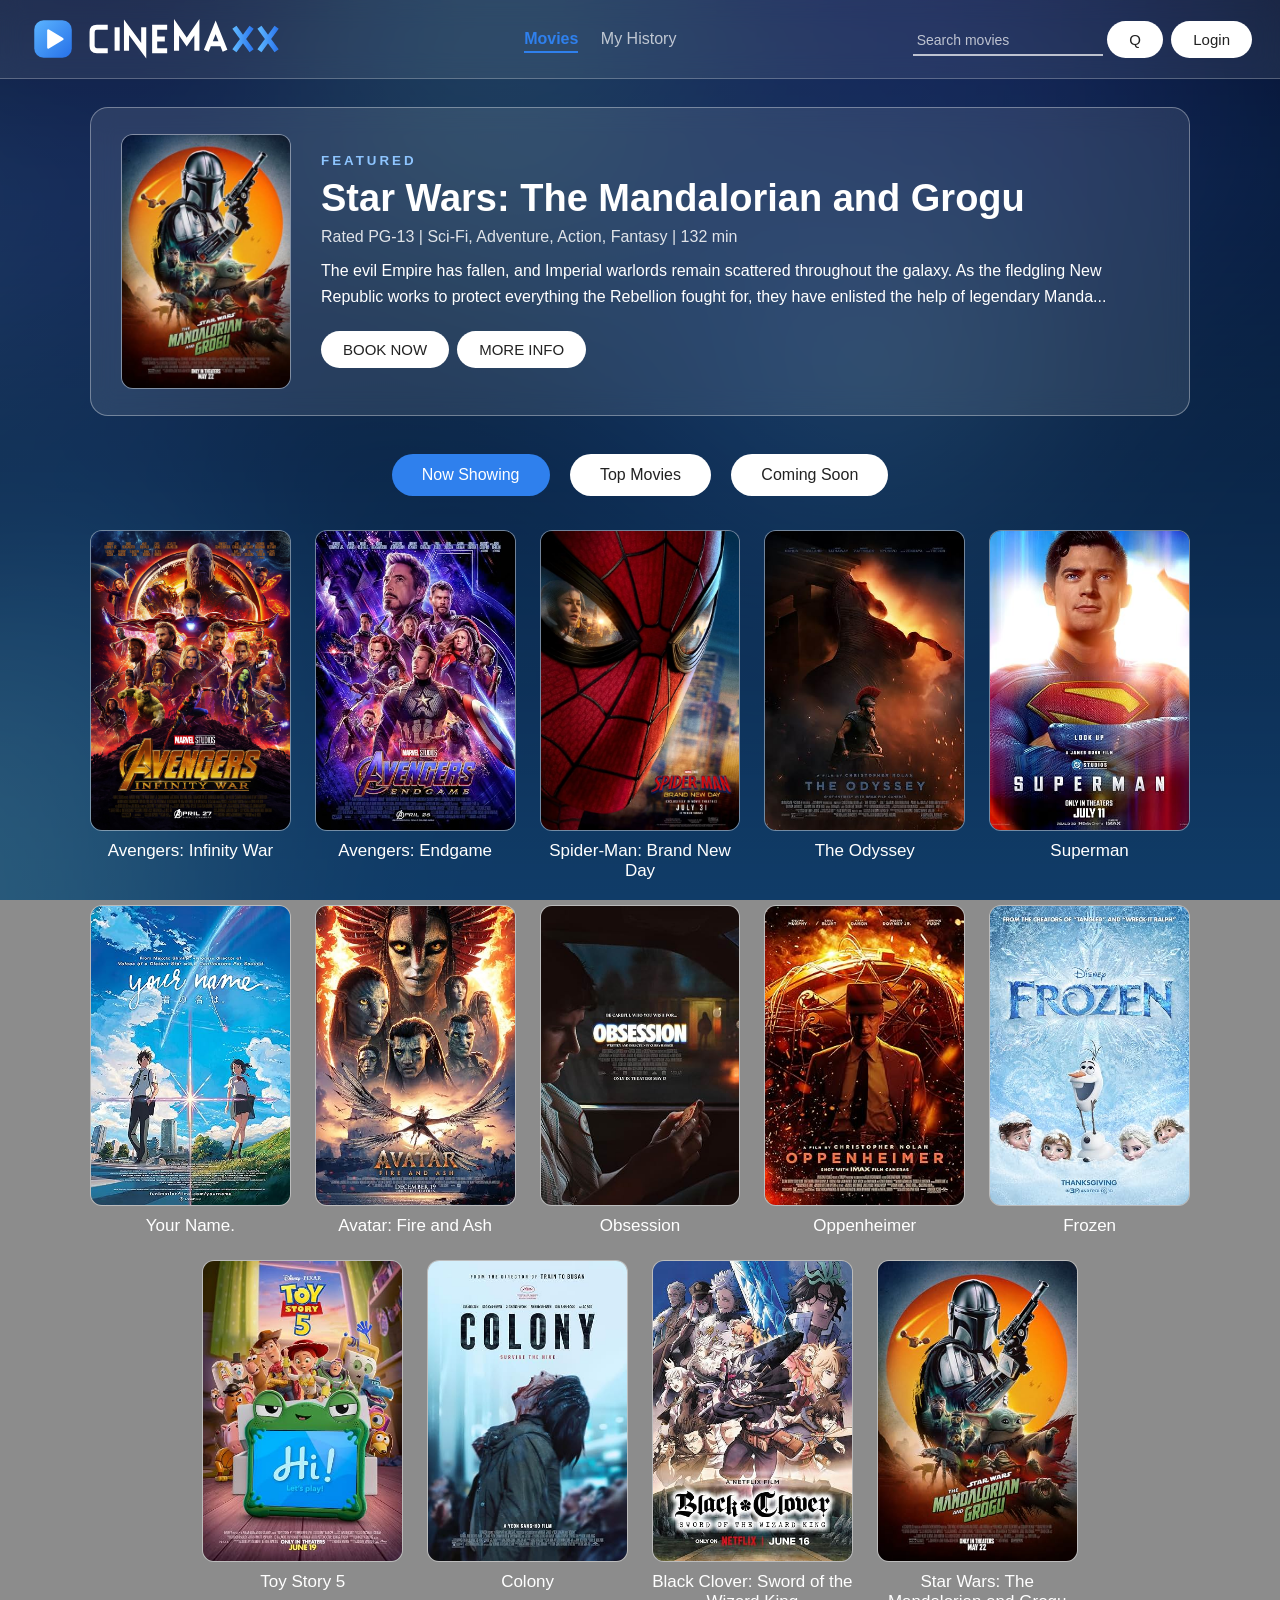
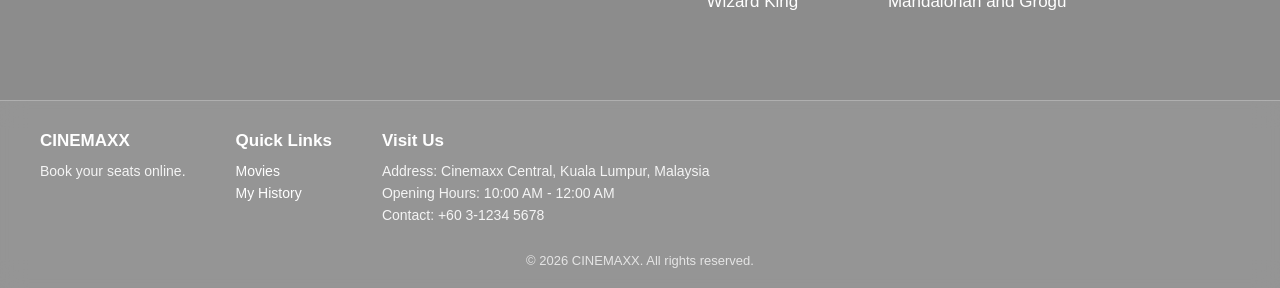
<file: index.html>
<!DOCTYPE html>
<html>
<head>
  <meta charset="UTF-8">
  <meta name="viewport" content="width=device-width, initial-scale=1">
  <title>Main Menu</title>
  <link rel="stylesheet" href="style.css">
  <script src="database.js"></script>
  <script src="script.js"></script>
</head>
<body>
<header class="nav">
  <a href="index.html" class="logo-link"><img src="media/logo.svg" alt="CINEMAXX Logo" class="logo-img"></a>
  <nav>
    <a href="index.html">Movies</a>
    <a href="myhistory.html">My History</a>
  </nav>
  <div>
    <input type="text" id="searchbox" placeholder="Search movies" onkeydown="if(event.key==='Enter')doSearch()"> <button onclick="doSearch()">Q</button>
    <a class="btn" id="authbtn" href="login.html">Login</a>
  </div>
</header>
<main>
<div id="featured"></div>
<p class="searchinfo" id="searchinfo"></p>

<p class="tabs">
  <button id="btn-now" class="tab-active" onclick="show('now')">Now Showing</button>
  <button id="btn-top" onclick="show('top')">Top Movies</button>
  <button id="btn-soon" onclick="show('soon')">Coming Soon</button>
</p>
<div id="now" class="grid"></div>
<div id="top" class="ranklist" style="display:none"></div>
<div id="soon" class="grid" style="display:none"></div>

<script>
function show(id) {
  ['now', 'top', 'soon'].forEach(function (x) {
    document.getElementById(x).style.display = (x === id) ? 'flex' : 'none';
    document.getElementById('btn-' + x).className = (x === id) ? 'tab-active' : '';
  });
}

function card(m) {
  return '<a class="card" href="movieinfo.html?id=' + m.id + '">' +
           '<div class="cardimg">' + posterTag(m) + '</div>' +
           '<div class="cardtitle">' + esc(m.title) + '</div>' +
         '</a>';
}

var q = (qs('search') || '').trim().toLowerCase();
var movies = getMovies();

function matches(m) {
  return q === '' || m.title.toLowerCase().indexOf(q) >= 0 || (m.genre || '').toLowerCase().indexOf(q) >= 0;
}

var allNow = movies.filter(function (m) { return m.status === 'now'; });
var nowList = allNow.filter(matches);
var soonList = movies.filter(function (m) { return m.status === 'soon' && matches(m); });

document.getElementById('now').innerHTML =
  nowList.length ? nowList.map(card).join('') : '<p class="empty">' + (q ? 'No movies match your search.' : 'No movies showing yet.') + '</p>';
document.getElementById('soon').innerHTML =
  soonList.length ? soonList.map(card).join('') : '<p class="empty">' + (q ? 'No upcoming movies match your search.' : 'No upcoming movies yet.') + '</p>';

// top movies = ranked by real tickets sold
var rankedAll = allNow.map(function (m) { return { m: m, sold: ticketsSoldForMovie(m.id) }; })
  .sort(function (a, b) { return (b.sold - a.sold) || a.m.title.localeCompare(b.m.title); });
var ranked = rankedAll.filter(function (r) { return matches(r.m); }).slice(0, 10);

document.getElementById('top').innerHTML = ranked.length ? ranked.map(function (r, i) {
  return '<a class="rankitem" href="movieinfo.html?id=' + r.m.id + '">' +
           '<span class="ranknum">' + (i + 1) + '</span>' +
           '<span class="rankposter">' + posterTag(r.m) + '</span>' +
           '<span class="rankinfo"><b>' + esc(r.m.title) + '</b><br>' + r.sold + ' tickets sold</span>' +
         '</a>';
}).join('') : '<p class="empty">No movies match your search.</p>';

// featured banner: best seller, or the newest movie if nothing has sold yet
if (q === '' && allNow.length) {
  var f = rankedAll[0].sold > 0 ? rankedAll[0].m : allNow[allNow.length - 1];
  var syn = f.synopsis ? (f.synopsis.length > 220 ? f.synopsis.slice(0, 220) + '...' : f.synopsis) : '';
  var meta = [f.rating ? 'Rated ' + f.rating : '', f.genre, f.runtime ? f.runtime + ' min' : ''].filter(Boolean).join('  |  ');
  document.getElementById('featured').innerHTML =
    '<div class="featured">' +
      '<div class="featposter">' + posterTag(f) + '</div>' +
      '<div class="featinfo">' +
        '<small>FEATURED</small>' +
        '<h1>' + esc(f.title) + '</h1>' +
        (meta ? '<p class="featmeta">' + esc(meta) + '</p>' : '') +
        (syn ? '<p class="featsyn">' + esc(syn) + '</p>' : '') +
        '<a class="btn" href="moviebooking.html?id=' + f.id + '">BOOK NOW</a>' +
        '<a class="btn" href="movieinfo.html?id=' + f.id + '">MORE INFO</a>' +
      '</div>' +
    '</div>';
}

// search message, and jump to the tab that has results
if (q !== '') {
  document.getElementById('searchinfo').innerHTML =
    'Results for "' + esc(qs('search')) + '" &middot; <a href="index.html">Clear search</a>';
  if (!nowList.length && soonList.length) show('soon');
}
</script>
</main>
</body>
</html>
</file>
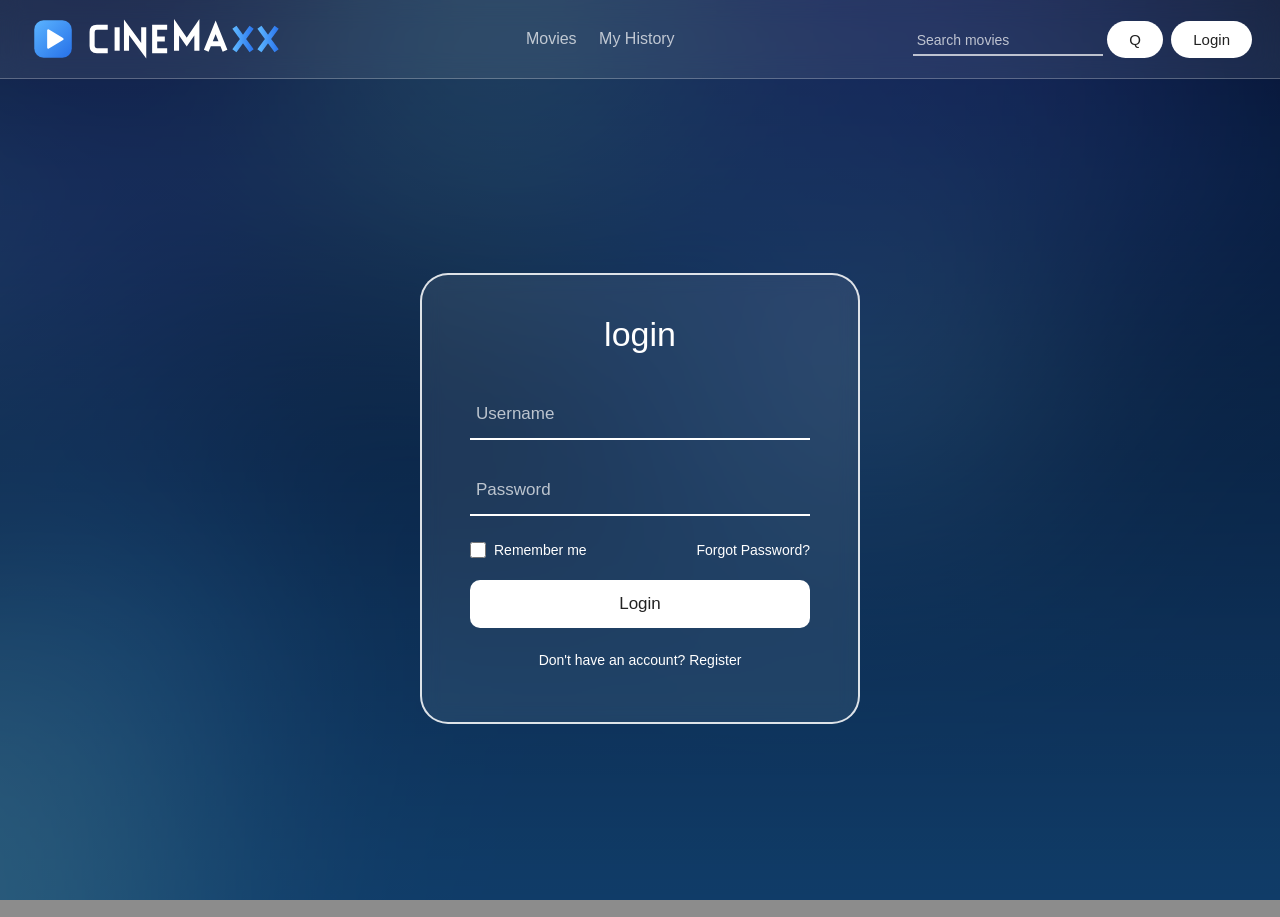
<file: adminhalls.html>
<!DOCTYPE html>
<html>
<head>
  <meta charset="UTF-8">
  <meta name="viewport" content="width=device-width, initial-scale=1">
  <title>Admin Halls</title>
  <link rel="stylesheet" href="style.css">
  <script src="database.js"></script>
  <script src="script.js"></script>
</head>
<body>
<header class="nav">
  <b>CINEMAXX ADMIN</b>
  <nav>
    <a href="adminmenu.html">Dashboard</a>
    <a href="movieshowtime.html">Movies &amp; Showtimes</a>
    <a href="adminhalls.html" style="text-decoration:underline;">Halls</a>
    <a href="adminticket.html">Tickets</a>
  </nav>
  <div class="adminright">
    <span id="clock"></span>
    <a class="btn" href="#" onclick="logout()">Logout</a>
  </div>
</header>
<main>

<div class="halls">
  <h1>Halls</h1>
  <p>Click the circle to change a hall's availability.</p>
  <div id="hallist"></div>
</div>

</main>

<script>
adminOnly();

// true = available, false = not available (saved in the browser)
var halls = getHalls();

function render() {
  var html = '';
  for (var i = 0; i < halls.length; i++) {
    var ok = halls[i];
    html += '<div class="hallrow">' +
              '<span class="hallname">HALL ' + (i + 1) + '</span>' +
              '<div class="statuswrap">' +
                '<div class="circle ' + (ok ? 'ok' : 'no') + '" onclick="toggleMenu(event, ' + i + ')">' + (ok ? '&#10003;' : '&#10005;') + '</div>' +
                '<div class="statusmenu" id="menu' + i + '">' +
                  '<div onclick="setStatus(' + i + ', true)">available</div>' +
                  '<div onclick="setStatus(' + i + ', false)">not available</div>' +
                '</div>' +
              '</div>' +
            '</div>';
  }
  document.getElementById('hallist').innerHTML = html;
}

function toggleMenu(e, i) {
  e.stopPropagation();
  var menu = document.getElementById('menu' + i);
  var wasOpen = menu.style.display === 'block';
  closeMenus();
  if (!wasOpen) {
    menu.style.display = 'block';
    menu.parentNode.parentNode.classList.add('open');   // lift this row above the rows below it
  }
}

function closeMenus() {
  var menus = document.getElementsByClassName('statusmenu');
  for (var i = 0; i < menus.length; i++) {
    menus[i].style.display = 'none';
    menus[i].parentNode.parentNode.classList.remove('open');
  }
}

function setStatus(i, value) {
  halls[i] = value;
  saveHalls(halls);
  render();
}

document.onclick = closeMenus;
render();
</script>
</body>
</html>
</file>
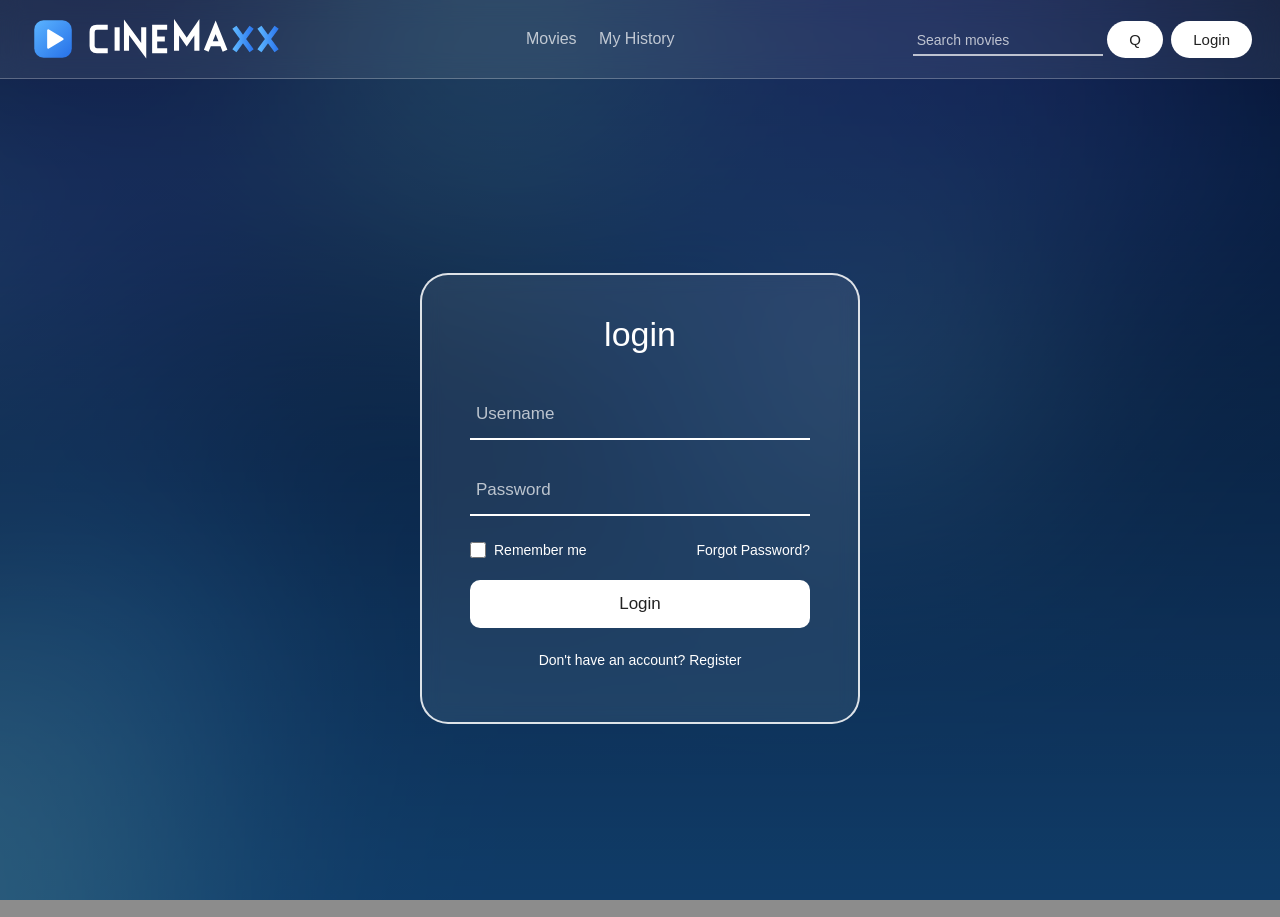
<file: adminmenu.html>
<!DOCTYPE html>
<html>
<head>
  <meta charset="UTF-8">
  <meta name="viewport" content="width=device-width, initial-scale=1">
  <title>Admin Dashboard</title>
  <link rel="stylesheet" href="style.css">
  <script src="database.js"></script>
  <script src="script.js"></script>
</head>
<body>
<header class="nav">
  <b>CINEMAXX ADMIN</b>
  <nav>
    <a href="adminmenu.html" style="text-decoration:underline;">Dashboard</a>
    <a href="movieshowtime.html">Movies &amp; Showtimes</a>
    <a href="adminhalls.html">Halls</a>
    <a href="adminticket.html">Tickets</a>
  </nav>
  <div class="adminright">
    <span id="clock"></span>
    <a class="btn" href="#" onclick="logout()">Logout</a>
  </div>
</header>
<main>
<div class="dashboard">
  <h1>Dashboard</h1>

  <div class="stats">
    <div class="stat"><small>Total Revenue</small><b id="st-revenue">RM 0.00</b></div>
    <div class="stat"><small>Tickets Sold</small><b id="st-tickets">0</b></div>
    <div class="stat"><small>Active Movies</small><b id="st-movies">0</b></div>
    <div class="stat"><small>Active Halls</small><b id="st-halls">0</b></div>
  </div>

  <div class="glass chartbox">
    <h3>Last 7 Days</h3>
    <div class="legend">
      <span><i style="background:#4da3ff"></i>Revenue</span>
      <span><i style="background:#00d1c1"></i>Tickets Sold</span>
      <span><i style="background:#ffffff"></i>Active Movies</span>
      <span><i style="background:#b39dff"></i>Active Halls</span>
    </div>
    <canvas id="chart"></canvas>
    <p class="note">Each line is scaled to its own peak (100%) so all 4 can be compared on one chart. Revenue and tickets come from real purchases. Active movies and halls are recorded each day the site is used, so days with no record are left empty.</p>
  </div>
</div>

<script>
adminOnly();
recordSnapshot();

// ---------- real data ----------
var tickets = getTickets();
var snaps = load('snapshots', {});

var dayKeys = [], dayLabels = [];
for (var i = 6; i >= 0; i--) {
  var d = new Date();
  d.setDate(d.getDate() - i);
  dayKeys.push(dateKey(d));
  dayLabels.push(d.getDate() + ' ' + MONTH_NAMES[d.getMonth()]);
}

var totalRevenue = 0, totalTickets = 0;
var revenue = [0, 0, 0, 0, 0, 0, 0];
var sold = [0, 0, 0, 0, 0, 0, 0];
tickets.forEach(function (t) {
  totalRevenue += t.total;
  totalTickets += t.seats.length;
  var idx = dayKeys.indexOf(dateKey(new Date(t.purchasedAt)));
  if (idx >= 0) { revenue[idx] += t.total; sold[idx] += t.seats.length; }
});

var activeMovies = getMovies().filter(function (m) { return m.status === 'now'; }).length;
var activeHalls = getHalls().filter(Boolean).length;

var data = {
  revenue: revenue,
  tickets: sold,
  movies: dayKeys.map(function (k) { return snaps[k] ? snaps[k].movies : null; }),
  halls: dayKeys.map(function (k) { return snaps[k] ? snaps[k].halls : null; })
};
var colors = { revenue: '#4da3ff', tickets: '#00d1c1', movies: '#ffffff', halls: '#b39dff' };

document.getElementById('st-revenue').innerText = fmtMoney(totalRevenue);
document.getElementById('st-tickets').innerText = totalTickets;
document.getElementById('st-movies').innerText = activeMovies;
document.getElementById('st-halls').innerText = activeHalls;

// ---------- chart ----------
function drawChart() {
  var canvas = document.getElementById('chart');
  var w = canvas.parentElement.clientWidth - 56;
  var h = 420;
  var dpr = window.devicePixelRatio || 1;
  canvas.width = w * dpr;  canvas.height = h * dpr;
  canvas.style.width = w + 'px';  canvas.style.height = h + 'px';

  var ctx = canvas.getContext('2d');
  ctx.setTransform(dpr, 0, 0, dpr, 0, 0);
  ctx.clearRect(0, 0, w, h);

  var pad = { l: 50, r: 20, t: 20, b: 40 };
  var cw = w - pad.l - pad.r;
  var ch = h - pad.t - pad.b;
  var n = dayLabels.length;

  ctx.font = '13px Arial';
  ctx.fillStyle = '#fff';
  ctx.textAlign = 'right';
  for (var g = 0; g <= 4; g++) {
    var y = pad.t + ch * (1 - g / 4);
    ctx.strokeStyle = 'rgba(255,255,255,.2)';
    ctx.beginPath(); ctx.moveTo(pad.l, y); ctx.lineTo(w - pad.r, y); ctx.stroke();
    ctx.fillText((g * 25) + '%', pad.l - 8, y + 4);
  }

  ctx.textAlign = 'center';
  for (var j = 0; j < n; j++) {
    ctx.fillText(dayLabels[j], pad.l + cw * j / (n - 1), h - 14);
  }

  for (var key in data) {
    var vals = data[key];
    var max = 0;
    vals.forEach(function (v) { if (v !== null && v > max) max = v; });

    ctx.strokeStyle = colors[key];
    ctx.fillStyle = colors[key];
    ctx.lineWidth = 3;

    var pts = vals.map(function (v, k) {
      if (v === null) return null;
      return { x: pad.l + cw * k / (n - 1), y: pad.t + ch * (1 - (max ? v / max : 0)) };
    });

    // line (breaks where there is no record)
    ctx.beginPath();
    var open = false;
    pts.forEach(function (p) {
      if (!p) { open = false; return; }
      if (!open) { ctx.moveTo(p.x, p.y); open = true; } else { ctx.lineTo(p.x, p.y); }
    });
    ctx.stroke();

    pts.forEach(function (p) {
      if (!p) return;
      ctx.beginPath(); ctx.arc(p.x, p.y, 4, 0, Math.PI * 2); ctx.fill();
    });
  }
}
drawChart();
window.onresize = drawChart;
</script>
</main>
</body>
</html>
</file>
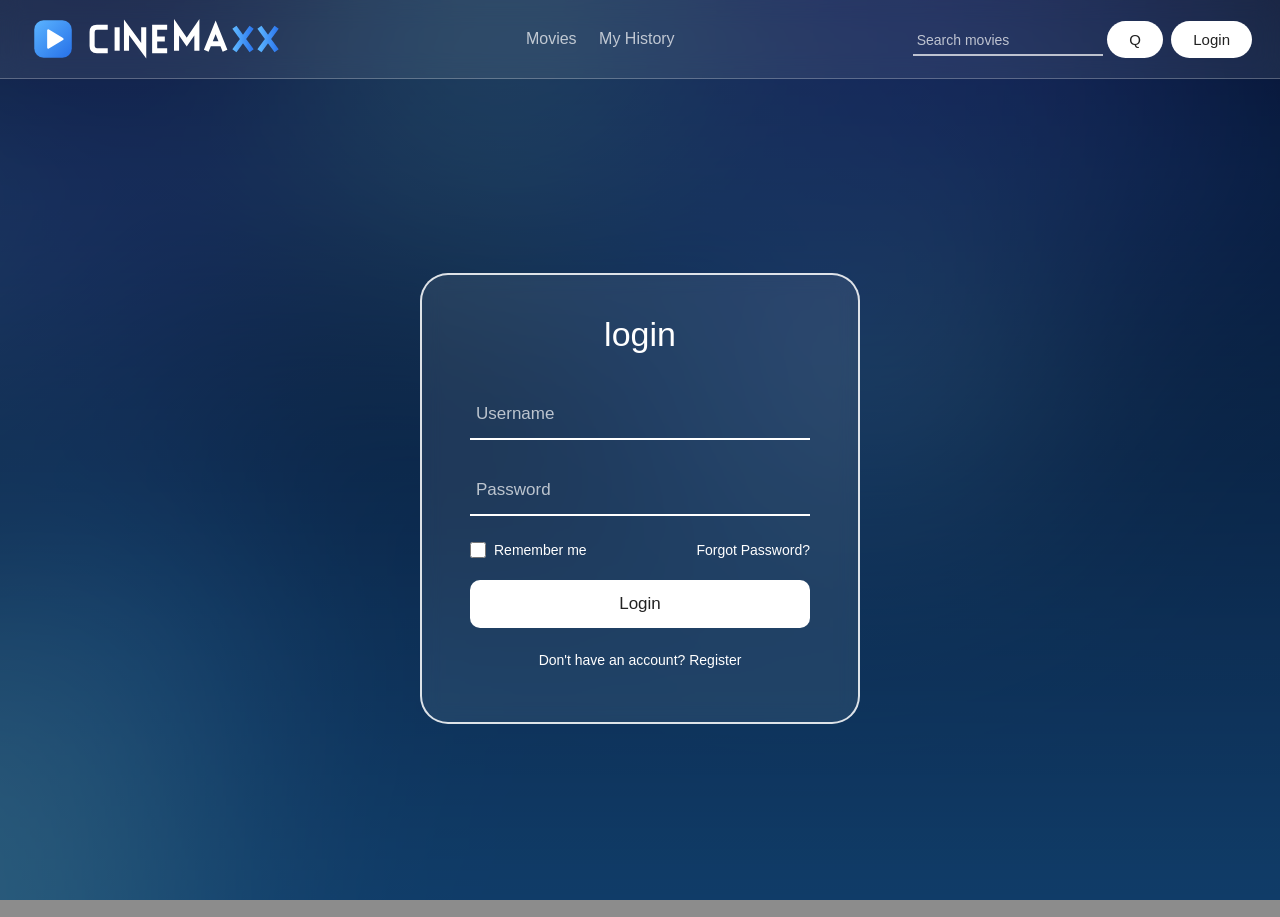
<file: adminticket.html>
<!DOCTYPE html>
<html>
<head>
  <meta charset="UTF-8">
  <meta name="viewport" content="width=device-width, initial-scale=1">
  <title>All Tickets</title>
  <link rel="stylesheet" href="style.css">
  <script src="database.js"></script>
  <script src="script.js"></script>
</head>
<body onload="adminOnly()">
<header class="nav">
  <b>CINEMAXX ADMIN</b>
  <nav>
    <a href="adminmenu.html">Dashboard</a>
    <a href="movieshowtime.html">Movies & Showtimes</a>
    <a href="adminhalls.html">Halls</a>
    <a href="adminticket.html">Tickets</a>
  </nav>
  <div class="adminright">
    <span id="clock"></span>
    <a class="btn" href="#" onclick="logout()">Logout</a>
  </div>
</header>
<main>
  <h2>All Tickets</h2>
  <div class="search-bar">
    <input type="text" id="searchbox" placeholder="Search customer, movie or order no." onkeyup="render()">
  </div>
  <p id="summary" class="summary-line"></p>
  <div id="ticket-table" class="admin-table-container"></div>
</main>

<script>
function render() {
  var allTickets = getTickets().sort((a, b) => new Date(b.created) - new Date(a.created));
  var query = document.getElementById('searchbox').value.toLowerCase();
  
  var filtered = allTickets.filter(function(t) {
    if (!query) return true;
    var movie = findMovie(t.movieId);
    return t.user.toLowerCase().includes(query) ||
           t.id.toLowerCase().includes(query) ||
           (movie && movie.title.toLowerCase().includes(query));
  });

  var summary = document.getElementById('summary');
  var totalRevenue = filtered.reduce((sum, t) => sum + (t.totalPaid || t.total || 0), 0);
  var totalSeats = filtered.reduce((sum, t) => sum + t.seats.length, 0);
  summary.innerText = filtered.length + ' orders | ' + totalSeats + ' tickets | ' + fmtMoney(totalRevenue);

  var table = document.getElementById('ticket-table');
  if (filtered.length === 0) {
    table.innerHTML = '<p class="empty">No tickets found.</p>';
    return;
  }

  var html = '<table><thead><tr>' +
    '<th>Order ID</th>' +
    '<th>Customer</th>' +
    '<th>Movie</th>' +
    '<th>Date & Time</th>' +
    '<th>Seats</th>' +
    '<th>Total Paid</th>' +
    '</tr></thead><tbody>';

  filtered.forEach(function(t) {
    // Bulletproof lookup: Use fallback "N/A" if movie or showtime is not found
    var movie = findMovie(t.movieId);
    var showtime = findShowtime(t.showtimeId);
    
    var movieTitle = movie ? esc(movie.title) : '<i>N/A</i>';
    var showtimeStr = showtime ? fmtDate(showtime.date) + ', ' + fmtTime(showtime.time) : '<i>N/A</i>';

    html += '<tr>' +
      '<td>' + esc(t.id) + '</td>' +
      '<td>' + esc(t.user || t.username) + '</td>' +
      '<td>' + movieTitle + '</td>' +
      '<td>' + showtimeStr + '</td>' +
      '<td>' + t.seats.join(', ') + ' (' + t.seats.length + ')</td>' +
      '<td>' + fmtMoney(t.totalPaid || t.total || 0) + '</td>' +
      '</tr>';
  });

  html += '</tbody></table>';
  table.innerHTML = html;
}

window.addEventListener('load', render);
</script>
</body>
</html>
</file>
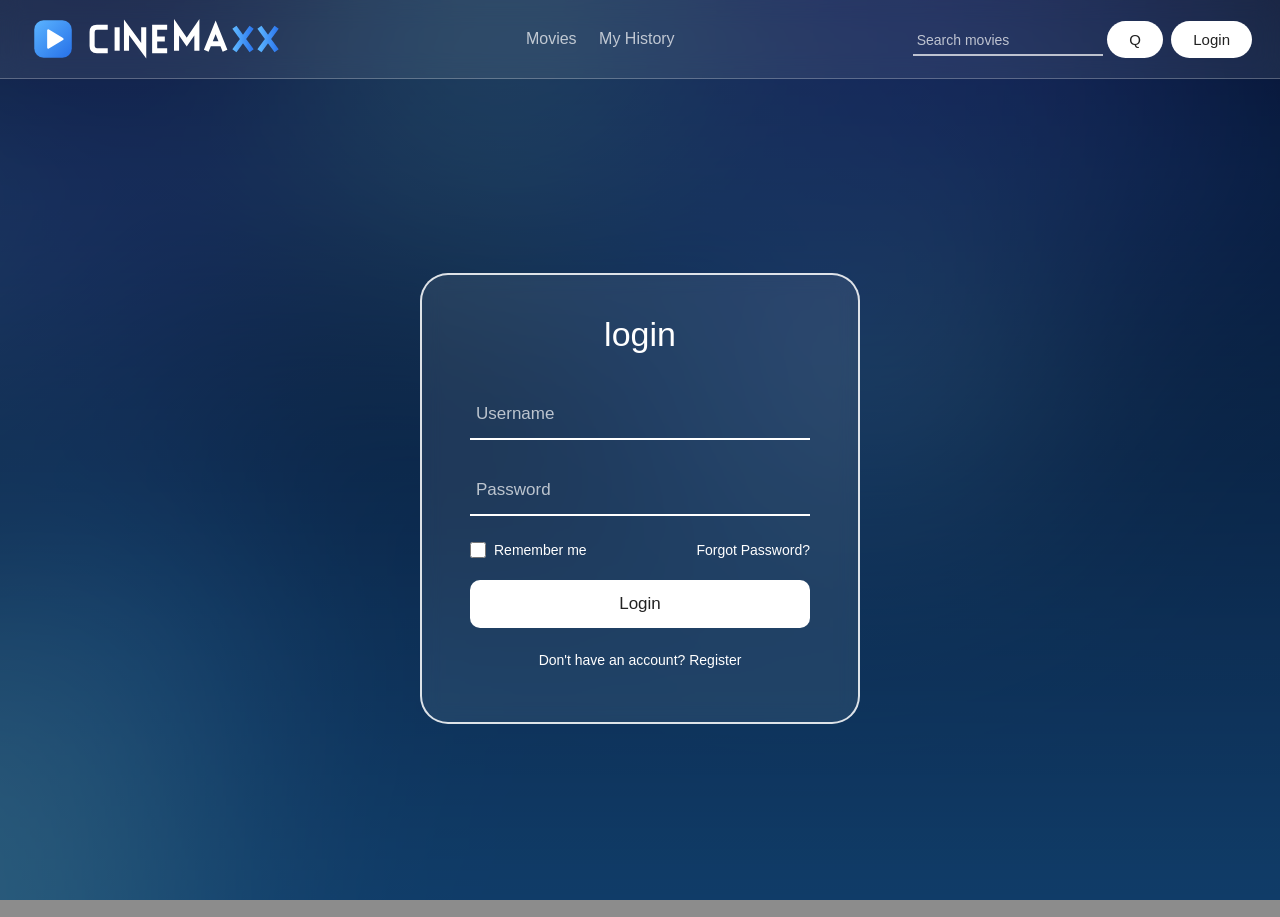
<file: login.html>
<!DOCTYPE html>
<html>
<head>
  <meta charset="UTF-8">
  <meta name="viewport" content="width=device-width, initial-scale=1">
  <title>Login</title>
  <link rel="stylesheet" href="style.css">
  <script src="database.js"></script>
  <script src="script.js"></script>
</head>
<body class="center-page">
<header class="nav">
  <a href="index.html" class="logo-link"><img src="media/logo.svg" alt="CINEMAXX Logo" class="logo-img"></a>
  <nav>
    <a href="index.html">Movies</a>
    <a href="myhistory.html">My History</a>
  </nav>
  <div>
    <input type="text" id="searchbox" placeholder="Search movies" onkeydown="if(event.key==='Enter')doSearch()"> <button onclick="doSearch()">Q</button>
    <a class="btn" id="authbtn" href="login.html">Login</a>
  </div>
</header>
<main>
<div class="loginbox">
  <h1>login</h1>
  <div class="field"><input type="text" id="username" placeholder="Username"></div>
  <div class="field"><input type="password" id="password" placeholder="Password"></div>
  <div class="options">
    <label><input type="checkbox"> Remember me</label>
    <a href="#">Forgot Password?</a>
  </div>
  <button class="loginbtn" onclick="login()">Login</button>
  <p class="register">Don't have an account? <a href="register.html">Register</a></p>
  <p class="msg" id="msg"></p>
</div>
<script>
if (qs('registered')) {
  var m = document.getElementById('msg');
  m.innerText = 'Account created. Please log in.';
  m.style.color = '#9be7a8';
}
document.onkeydown = function (e) { if (e.key === 'Enter') login(); };
</script>
</main>
</body>
</html>
</file>
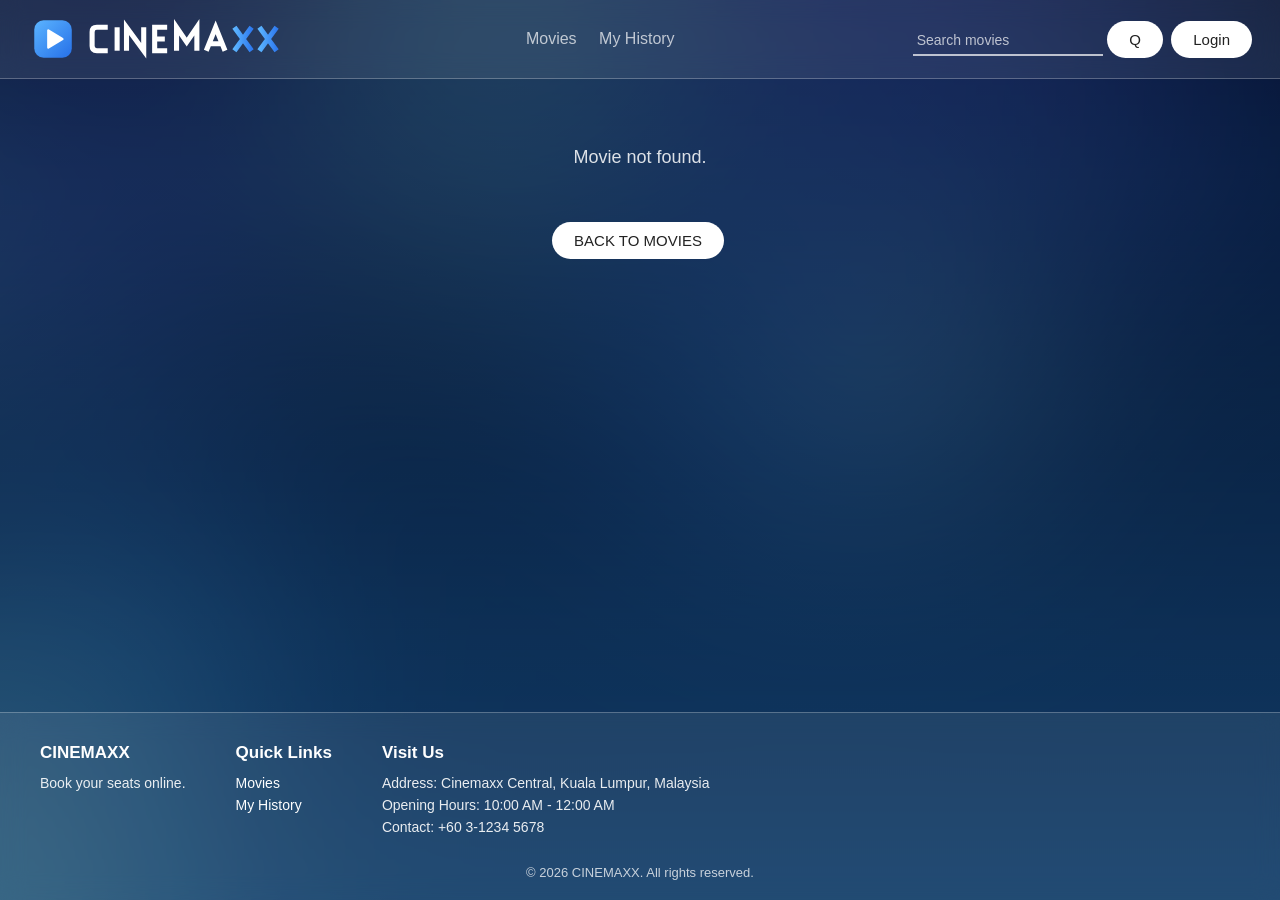
<file: moviebooking.html>
<!DOCTYPE html>
<html>
<head>
  <meta charset="UTF-8">
  <meta name="viewport" content="width=device-width, initial-scale=1">
  <title>Movie Booking</title>
  <link rel="stylesheet" href="style.css">
  <script src="database.js"></script>
  <script src="script.js"></script>
</head>
<body>
<header class="nav">
  <a href="index.html" class="logo-link"><img src="media/logo.svg" alt="CINEMAXX Logo" class="logo-img"></a>
  <nav>
    <a href="index.html">Movies</a>
    <a href="myhistory.html">My History</a>
  </nav>
  <div>
    <input type="text" id="searchbox" placeholder="Search movies" onkeydown="if(event.key==='Enter')doSearch()"> <button onclick="doSearch()">Q</button>
    <a class="btn" id="authbtn" href="login.html">Login</a>
  </div>
</header>
<main>
<div class="booking" id="bookingbox"></div>
<button class="confirmbtn" id="confirmbtn" onclick="confirmBooking()">CONFIRM BOOKING</button>

<script>
var movie = findMovie(qs('id'));
var box = document.getElementById('bookingbox');
var hallOk = getHalls();
var shows = [];
var selDate = null, selExp = null, selShow = null;

function uniq(arr) {
  return arr.filter(function (v, i) { return arr.indexOf(v) === i; });
}

if (!movie) {
  box.innerHTML = '<p class="empty">Movie not found.</p><p style="text-align:center"><a class="btn" href="index.html">BACK TO MOVIES</a></p>';
  document.getElementById('confirmbtn').style.display = 'none';
} else {
  var now = new Date();
  shows = getShowtimes().filter(function (s) {
    return s.movieId === movie.id && showtimeStart(s) > now && hallOk[s.hall - 1];
  }).sort(function (a, b) { return showtimeStart(a) - showtimeStart(b); });
  render();
}

function wrap(inner) {
  return '<div class="bookgrid"><div class="sideinfo">' + movieSide(movie) + '</div><div class="sidemain">' + inner + '</div></div>';
}

function render() {
  var head = '';
  var dates = uniq(shows.map(function (s) { return s.date; }));

  if (!dates.length) {
    box.innerHTML = wrap('<p class="empty">No showtimes available yet.</p>');
    document.getElementById('confirmbtn').style.display = 'none';
    return;
  }

  if (!selDate || dates.indexOf(selDate) < 0) selDate = dates[0];
  var exps = uniq(shows.filter(function (s) { return s.date === selDate; }).map(function (s) { return s.exp; }));
  if (!selExp || exps.indexOf(selExp) < 0) selExp = exps[0];
  var list = shows.filter(function (s) { return s.date === selDate && s.exp === selExp; });

  var dateHtml = dates.map(function (dt) {
    var p = dt.split('-');
    var d = new Date(+p[0], +p[1] - 1, +p[2]);
    return '<div class="datebtn' + (dt === selDate ? ' active' : '') + '" onclick="pickDate(\'' + dt + '\')">' +
             '<small>' + DAY_NAMES[d.getDay()].toUpperCase() + '</small><b>' + pad(d.getDate()) + '</b><small>' + MONTH_NAMES[d.getMonth()] + '</small></div>';
  }).join('');

  var expHtml = exps.map(function (e) {
    return '<div class="expbtn' + (e === selExp ? ' active' : '') + '" onclick="pickExp(\'' + e + '\')">' + esc(e) + '</div>';
  }).join('');

  var hallHtml = '';
  for (var h = 1; h <= HALL_COUNT; h++) {
    var inHall = list.filter(function (s) { return s.hall === h; });
    if (!inHall.length) continue;
    hallHtml += '<div class="hall"><h3>Hall ' + h + '</h3><div class="slots">' +
      inHall.map(function (s) {
        var left = CAPACITY - takenSeats(s.id).length;
        return '<div class="slot' + (selShow === s.id ? ' active' : '') + (left <= 0 ? ' soldout' : '') + '"' +
               (left > 0 ? ' onclick="pickShow(\'' + s.id + '\')"' : '') + '>' +
               '<span>' + fmtTime(s.time) + '</span><hr><span>' + fmtMoney(s.price) + '</span>' +
               '<small>' + (left > 0 ? left + ' seats left' : 'Sold out') + '</small></div>';
      }).join('') + '</div></div>';
  }

  box.innerHTML = wrap(
    '<h3>Select Date</h3><div class="options-row">' + dateHtml + '</div>' +
    '<h3>Select Experiences</h3><div class="options-row">' + expHtml + '</div>' +
    '<h3>Select Hall &amp; Time</h3>' + hallHtml);
}

function pickDate(d) { selDate = d; selShow = null; render(); }
function pickExp(e) { selExp = e; selShow = null; render(); }
function pickShow(id) { selShow = id; render(); }

// FIXED: Removed the login prompt entirely, allowing guests to proceed straight to seat booking layout
function confirmBooking() {
  if (!selShow) { 
    showAlert('Select Showtime','Please select a hall and time first.'); 
    return; 
  }
  
  save('booking', { showtimeId: selShow, seats: [] });
  window.location.href = 'seatbooking.html';
}
</script>
</main>
</body>
</html>
</file>
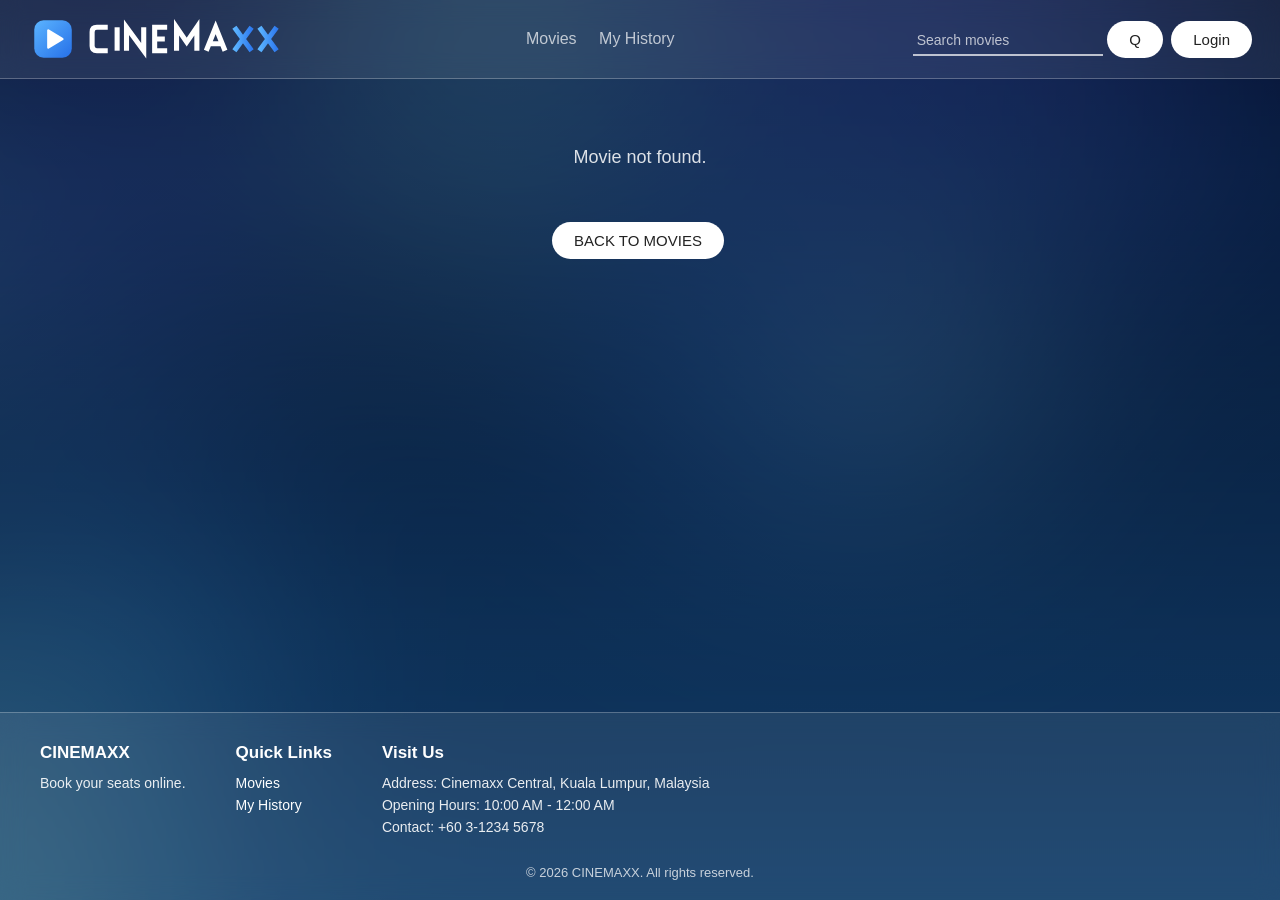
<file: movieinfo.html>
<!DOCTYPE html>
<html>
<head>
  <meta charset="UTF-8">
  <meta name="viewport" content="width=device-width, initial-scale=1">
  <title>Movie Info</title>
  <link rel="stylesheet" href="style.css">
  <script src="database.js"></script>
  <script src="script.js"></script>
</head>
<body>
<header class="nav">
  <a href="index.html" class="logo-link"><img src="media/logo.svg" alt="CINEMAXX Logo" class="logo-img"></a>
  <nav>
    <a href="index.html">Movies</a>
    <a href="myhistory.html">My History</a>
  </nav>
  <div>
    <input type="text" id="searchbox" placeholder="Search movies" onkeydown="if(event.key==='Enter')doSearch()"> <button onclick="doSearch()">Q</button>
    <a class="btn" id="authbtn" href="login.html">Login</a>
  </div>
</header>
<main>
<div class="info" id="info"></div>
<div id="bookarea"></div>

<script>
var m = findMovie(qs('id'));
var info = document.getElementById('info');

if (!m) {
  info.innerHTML = '<p class="empty">Movie not found.</p><p style="text-align:center"><a class="btn" href="index.html">BACK TO MOVIES</a></p>';
} else {
  var dash = function (v) { return v ? esc(v) : '-'; };
  var link = (m.trailer && /^https?:/i.test(m.trailer)) ? '<p class="trailer-link"><a href="' + esc(m.trailer) + '" target="_blank">Open trailer in a new tab</a></p>' : '';

  info.innerHTML =
    '<div class="info-top">' +
      '<div class="poster">' + posterTag(m) + '</div>' +
      '<div class="trailer-wrap">' + trailerHtml(m.trailer) + link + '</div>' +
    '</div>' +
    '<div class="info-title">' +
      (m.rating ? '<span class="rating">' + esc(m.rating) + '</span>' : '') +
      '<h1>' + esc(m.title) + '</h1>' +
    '</div>' +
    '<div class="info-bottom">' +
      '<div class="info-details">' +
        '<p><span>Release Date</span>: ' + (m.releaseDate ? fmtDate(m.releaseDate) : '-') + '</p>' +
        '<p><span>Running Time</span>: ' + (m.runtime ? m.runtime + ' min' : '-') + '</p>' +
        '<p><span>Genre</span>: ' + dash(m.genre) + '</p>' +
        '<p><span>Language</span>: ' + dash(m.language) + '</p>' +
        '<p><span>Subtitles</span>: ' + dash(m.subtitles) + '</p>' +
        '<p><span>Classification</span>: ' + dash(m.classification) + '</p>' +
      '</div>' +
      '<div class="info-about">' +
        '<h2>About Movie</h2>' +
        '<h3>Synopsis</h3><p>' + dash(m.synopsis) + '</p>' +
        '<h3>Director</h3><p>' + dash(m.director) + '</p>' +
        '<h3>Cast</h3><p>' + dash(m.cast) + '</p>' +
      '</div>' +
    '</div>';

  document.getElementById('bookarea').innerHTML = (m.status === 'now')
    ? '<a class="booknow" href="moviebooking.html?id=' + m.id + '">BOOK NOW</a>'
    : '<span class="booknow soonlabel">COMING SOON</span>';
}
</script>
</main>
</body>
</html>
</file>
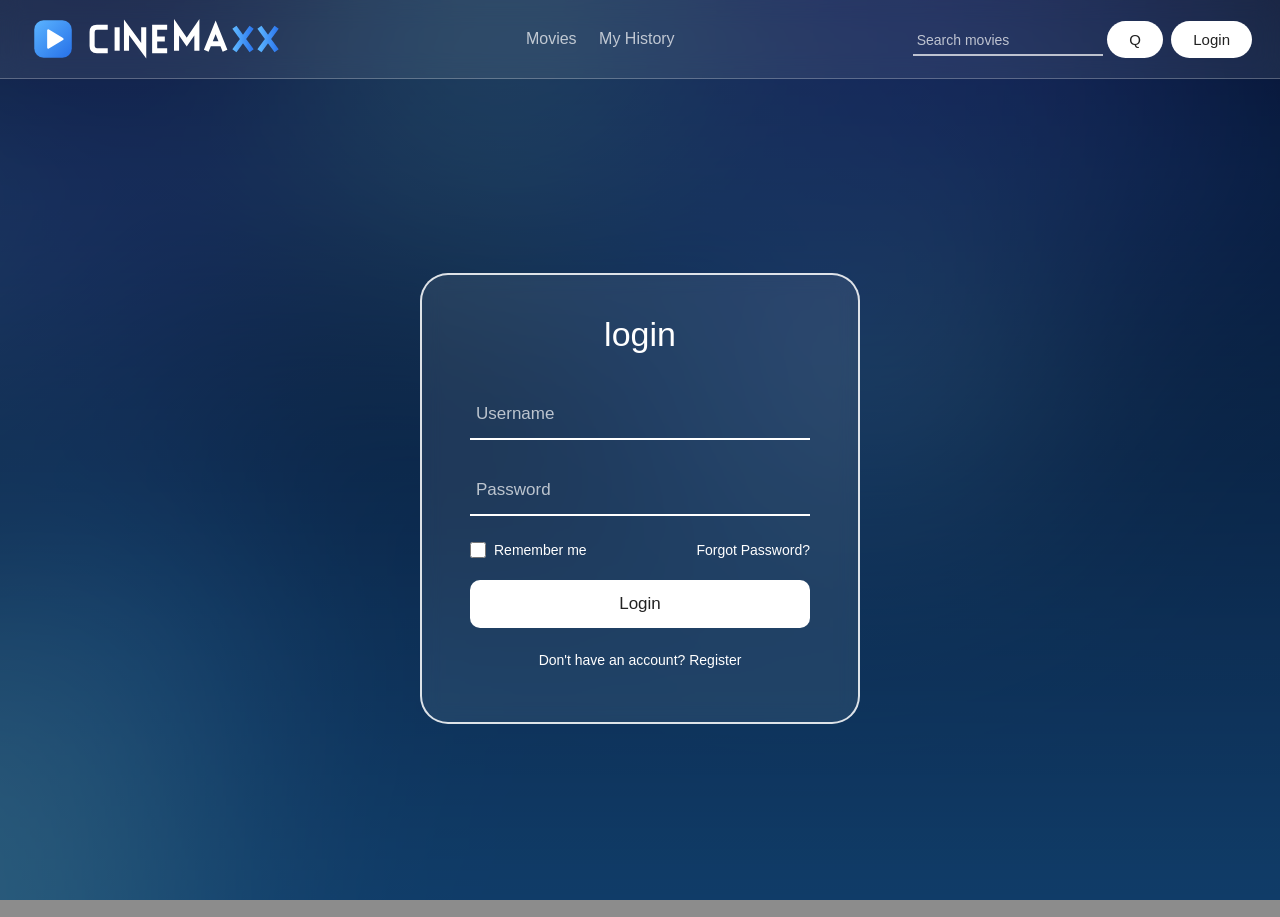
<file: movieshowtime.html>
<!DOCTYPE html>
<html>
<head>
  <meta charset="UTF-8">
  <meta name="viewport" content="width=device-width, initial-scale=1">
  <title>Movies & Showtimes</title>
  <link rel="stylesheet" href="style.css">
  <script src="database.js"></script>
  <script src="script.js"></script>
</head>
<body>
<header class="nav">
  <b>CINEMAXX ADMIN</b>
  <nav>
    <a href="adminmenu.html">Dashboard</a>
    <a href="movieshowtime.html" style="text-decoration:underline;">Movies &amp; Showtimes</a>
    <a href="adminhalls.html">Halls</a>
    <a href="adminticket.html">Tickets</a>
  </nav>
  <div class="adminright">
    <span id="clock"></span>
    <a class="btn" href="#" onclick="logout()">Logout</a>
  </div>
</header>
<main>
<div class="dashboard">
  <h1>Movies &amp; Showtimes</h1>

  <!-- ADD / EDIT MOVIE -->
  <div class="glass adminbox" id="movie-form-box">
    <h3 id="form-title">Add Movie</h3>
    <div class="formgrid">
      <div><label>Title *</label><input type="text" id="m-title"></div>
      <div>
        <label>Status *</label>
        <select id="m-status">
          <option value="now">Now Showing</option>
          <option value="soon">Coming Soon (upcoming)</option>
        </select>
      </div>
      <div><label>Age Rating (e.g. 13, 16, 18)</label><input type="text" id="m-rating"></div>
      <div><label>Release Date *</label><input type="date" id="m-release"></div>
      <div><label>Running Time (minutes) *</label><input type="number" id="m-runtime" min="1"></div>
      <div><label>Genre</label><input type="text" id="m-genre"></div>
      <div><label>Language</label><input type="text" id="m-language"></div>
      <div><label>Subtitles</label><input type="text" id="m-subtitles"></div>
      <div><label>Classification</label><input type="text" id="m-class"></div>
      <div><label>Director</label><input type="text" id="m-director"></div>
      <div><label>Cast</label><input type="text" id="m-cast"></div>
      <div><label>Trailer Link (YouTube or .mp4 link)</label><input type="text" id="m-trailer"></div>
      <div><label>Poster (upload image)</label><input type="file" id="m-posterfile" accept="image/*"></div>
      <div><label>or Poster file name / link</label><input type="text" id="m-posterlink" placeholder="e.g. movie1poster.png"></div>
      <div class="full"><label>Synopsis</label><textarea id="m-synopsis"></textarea></div>
    </div>
    <div style="margin-top: 15px;">
      <button id="m-submit-btn" onclick="addMovie()">ADD MOVIE</button>
      <button id="m-cancel-btn" onclick="cancelEdit()" style="display: none; background: #555; margin-left: 10px;">CANCEL EDIT</button>
    </div>
    <p class="formmsg" id="moviemsg"></p>
  </div>

  <!-- MOVIE LIST -->
  <div class="glass adminbox">
    <h3>All Movies</h3>
    <div class="tablewrap" id="movielist"></div>
  </div>

  <!-- ADD SHOWTIME -->
  <div class="glass adminbox">
    <h3>Add Showtime</h3>
    <div class="formgrid">
      <div><label>Movie (now showing only) *</label><select id="s-movie"></select></div>
      <div><label>Date *</label><input type="date" id="s-date"></div>
      <div><label>Time *</label><input type="time" id="s-time"></div>
      <div><label>Hall *</label><select id="s-hall"></select></div>
      <div><label>Experience *</label><select id="s-exp"></select></div>
      <div><label>Ticket Price (RM) *</label><input type="number" id="s-price" min="0" step="0.5"></div>
    </div>
    <button onclick="addShowtime()">ADD SHOWTIME</button>
    <p class="formmsg" id="showmsg"></p>
  </div>

  <!-- SHOWTIME LIST -->
  <div class="glass adminbox">
    <h3>All Showtimes</h3>
    <div class="tablewrap" id="showlist"></div>
  </div>
</div>

<script>
adminOnly();

// Global variable to track which movie is being edited
var currentEditingMovieId = null;

function val(id) { return document.getElementById(id).value.trim(); }
function setMsg(id, text, ok) {
  var el = document.getElementById(id);
  el.innerText = text;
  el.className = ok ? 'formmsg msgok' : 'formmsg';
}

// shrink the uploaded poster so it fits in browser storage
function readPoster(file, done) {
  if (!file) { done(''); return; }
  var reader = new FileReader();
  reader.onload = function (e) {
    var img = new Image();
    img.onload = function () {
      var scale = Math.min(1, 500 / img.width);
      var c = document.createElement('canvas');
      c.width = Math.round(img.width * scale);
      c.height = Math.round(img.height * scale);
      c.getContext('2d').drawImage(img, 0, 0, c.width, c.height);
      done(c.toDataURL('image/jpeg', 0.8));
    };
    img.onerror = function () { done(''); };
    img.src = e.target.result;
  };
  reader.readAsDataURL(file);
}

// ---------- movies ----------
function addMovie() {
  var title = val('m-title');
  var release = val('m-release');
  var runtime = parseInt(val('m-runtime'), 10);
  if (title === '' || release === '' || !(runtime > 0)) {
    setMsg('moviemsg', 'Please fill in title, release date and running time (minutes).', false);
    return;
  }

  var posterFile = document.getElementById('m-posterfile').files[0];
  
  // Helper to complete the saving process
  function proceedSave(posterData) {
    var movies = getMovies();

    if (currentEditingMovieId !== null) {
      // --- EDIT MODE ---
      var index = movies.findIndex(function (m) { return m.id === currentEditingMovieId; });
      if (index !== -1) {
        // Keep the old poster if no new poster is provided
        var updatedPoster = posterData || val('m-posterlink') || movies[index].poster;

        movies[index].title = title;
        movies[index].status = val('m-status');
        movies[index].rating = val('m-rating');
        movies[index].releaseDate = release;
        movies[index].runtime = runtime;
        movies[index].genre = val('m-genre');
        movies[index].language = val('m-language');
        movies[index].subtitles = val('m-subtitles');
        movies[index].classification = val('m-class');
        movies[index].synopsis = val('m-synopsis');
        movies[index].director = val('m-director');
        movies[index].cast = val('m-cast');
        movies[index].trailer = val('m-trailer');
        movies[index].poster = updatedPoster;

        if (!saveMovies(movies)) return;
        setMsg('moviemsg', '"' + title + '" has been updated.', true);
      }
    } else {
      // --- ADD MODE ---
      movies.push({
        id: genId('m'),
        title: title,
        status: val('m-status'),
        rating: val('m-rating'),
        releaseDate: release,
        runtime: runtime,
        genre: val('m-genre'),
        language: val('m-language'),
        subtitles: val('m-subtitles'),
        classification: val('m-class'),
        synopsis: val('m-synopsis'),
        director: val('m-director'),
        cast: val('m-cast'),
        trailer: val('m-trailer'),
        poster: posterData || val('m-posterlink')
      });
      if (!saveMovies(movies)) return;
      setMsg('moviemsg', '"' + title + '" added.', true);
    }

    resetMovieForm();
    renderAll();
  }

  // If a new poster is uploaded, read it, otherwise proceed directly
  if (posterFile) {
    readPoster(posterFile, function (dataUrl) {
      proceedSave(dataUrl);
    });
  } else {
    proceedSave('');
  }
}

// Function to trigger editing a movie and filling up the form fields
function editMovie(id) {
  var movie = findMovie(id);
  if (!movie) return;

  currentEditingMovieId = id;

  // Fill in the form fields
  document.getElementById('m-title').value = movie.title || '';
  document.getElementById('m-status').value = movie.status || 'now';
  document.getElementById('m-rating').value = movie.rating || '';
  document.getElementById('m-release').value = movie.releaseDate || '';
  document.getElementById('m-runtime').value = movie.runtime || '';
  document.getElementById('m-genre').value = movie.genre || '';
  document.getElementById('m-language').value = movie.language || '';
  document.getElementById('m-subtitles').value = movie.subtitles || '';
  document.getElementById('m-class').value = movie.classification || '';
  document.getElementById('m-director').value = movie.director || '';
  document.getElementById('m-cast').value = movie.cast || '';
  document.getElementById('m-trailer').value = movie.trailer || '';
  document.getElementById('m-synopsis').value = movie.synopsis || '';
  document.getElementById('m-posterlink').value = (movie.poster && movie.poster.indexOf('data:') !== 0) ? movie.poster : '';
  document.getElementById('m-posterfile').value = ''; // clear chosen file

  // Change UI titles and buttons
  document.getElementById('form-title').innerText = "Edit Movie: " + movie.title;
  document.getElementById('m-submit-btn').innerText = "SAVE CHANGES";
  document.getElementById('m-cancel-btn').style.display = "inline-block";

  // Scroll smoothly back up to the form
  document.getElementById('movie-form-box').scrollIntoView({ behavior: 'smooth' });
}

// Function to cancel current edit session and clear form
function cancelEdit() {
  resetMovieForm();
  setMsg('moviemsg', 'Editing cancelled.', false);
}

// Helper function to reset form
function resetMovieForm() {
  currentEditingMovieId = null;
  
  ['m-title', 'm-rating', 'm-release', 'm-runtime', 'm-genre', 'm-language', 'm-subtitles', 'm-class',
   'm-director', 'm-cast', 'm-trailer', 'm-posterfile', 'm-posterlink', 'm-synopsis'].forEach(function (id) {
    document.getElementById(id).value = '';
  });
  
  document.getElementById('m-status').value = 'now';
  document.getElementById('form-title').innerText = "Add Movie";
  document.getElementById('m-submit-btn').innerText = "ADD MOVIE";
  document.getElementById('m-cancel-btn').style.display = "none";
}

function toggleStatus(id) {
  var movies = getMovies();
  movies.forEach(function (m) { if (m.id === id) m.status = (m.status === 'now') ? 'soon' : 'now'; });
  saveMovies(movies);
  renderAll();
}

function deleteMovie(id) {
  var m = findMovie(id);
  if (!m) return;
  if (!confirm('Delete "' + m.title + '" and all of its showtimes? Tickets already sold stay in history.')) return;
  
  // If the movie currently being edited is deleted, reset the form
  if (currentEditingMovieId === id) {
    resetMovieForm();
  }

  saveMovies(getMovies().filter(function (x) { return x.id !== id; }));
  saveShowtimes(getShowtimes().filter(function (s) { return s.movieId !== id; }));
  renderAll();
}

// ---------- showtimes ----------
function addShowtime() {
  var movieId = val('s-movie'), date = val('s-date'), time = val('s-time');
  var hall = parseInt(val('s-hall'), 10), exp = val('s-exp'), price = parseFloat(val('s-price'));

  if (!movieId || date === '' || time === '' || !exp || isNaN(price) || price < 0) {
    setMsg('showmsg', 'Please fill in every field.', false);
    return;
  }
  if (!getHalls()[hall - 1]) {
    setMsg('showmsg', 'Hall ' + hall + ' is not available.', false);
    return;
  }

  var movie = findMovie(movieId);
  var start = showtimeStart({ date: date, time: time });
  if (start <= new Date()) {
    setMsg('showmsg', 'That date and time has already passed.', false);
    return;
  }
  var end = new Date(start.getTime() + movie.runtime * 60000);

  var list = getShowtimes();
  for (var i = 0; i < list.length; i++) {
    var s = list[i];
    if (s.hall !== hall) continue;
    var other = findMovie(s.movieId);
    var oStart = showtimeStart(s);
    var oEnd = new Date(oStart.getTime() + (other ? other.runtime : 0) * 60000);
    if (start < oEnd && oStart < end) {
      setMsg('showmsg', 'Clash: Hall ' + hall + ' is already used by "' + (other ? other.title : 'another movie') + '" at ' + fmtTime(s.time) + ' on ' + fmtDate(s.date) + '.', false);
      return;
    }
  }

  list.push({ id: genId('s'), movieId: movieId, date: date, time: time, hall: hall, exp: exp, price: price });
  if (!saveShowtimes(list)) return;

  setMsg('showmsg', 'Showtime added.', true);
  renderAll();
}

function deleteShowtime(id) {
  if (takenSeats(id).length > 0) {
    alert('Tickets have already been sold for this showtime, so it cannot be deleted.');
    return;
  }
  if (!confirm('Delete this showtime?')) return;
  saveShowtimes(getShowtimes().filter(function (s) { return s.id !== id; }));
  renderAll();
}

// ---------- drawing the page ----------
function renderAll() {
  var movies = getMovies();

  document.getElementById('movielist').innerHTML = movies.length
    ? '<table><tr><th>Title</th><th>Status</th><th>Release</th><th>Tickets Sold</th><th>Action</th></tr>' +
      movies.map(function (m) {
        return '<tr><td>' + esc(m.title) + '</td>' +
               '<td>' + (m.status === 'now' ? 'Now Showing' : 'Coming Soon') + '</td>' +
               '<td>' + (m.releaseDate ? fmtDate(m.releaseDate) : '-') + '</td>' +
               '<td>' + ticketsSoldForMovie(m.id) + '</td>' +
               '<td><button onclick="toggleStatus(\'' + m.id + '\')">' + (m.status === 'now' ? 'Move to Coming Soon' : 'Move to Now Showing') + '</button>' +
               '<button onclick="editMovie(\'' + m.id + '\')" style="background-color: #4CAF50; margin-left: 5px;">Edit</button>' +
               '<button onclick="deleteMovie(\'' + m.id + '\')" style="margin-left: 5px;">Delete</button></td></tr>';
      }).join('') + '</table>'
    : '<p>No movies yet. Add your first movie above.</p>';

  var nowMovies = movies.filter(function (m) { return m.status === 'now'; });
  document.getElementById('s-movie').innerHTML = nowMovies.length
    ? nowMovies.map(function (m) { return '<option value="' + m.id + '">' + esc(m.title) + '</option>'; }).join('')
    : '<option value="">No movies showing yet</option>';

  var ok = getHalls();
  var hallSel = document.getElementById('s-hall');
  var keep = hallSel.value;
  var hh = '';
  for (var h = 1; h <= HALL_COUNT; h++) {
    hh += '<option value="' + h + '"' + (ok[h - 1] ? '' : ' disabled') + '>Hall ' + h + (ok[h - 1] ? '' : ' (not available)') + '</option>';
  }
  hallSel.innerHTML = hh;
  if (keep) hallSel.value = keep;

  document.getElementById('s-exp').innerHTML = EXPERIENCES.map(function (e) {
    return '<option value="' + e + '">' + e + '</option>';
  }).join('');

  var shows = getShowtimes().sort(function (a, b) { return showtimeStart(a) - showtimeStart(b); });
  document.getElementById('showlist').innerHTML = shows.length
    ? '<table><tr><th>Movie</th><th>Date</th><th>Time</th><th>Hall</th><th>Experience</th><th>Price</th><th>Seats Sold</th><th>Action</th></tr>' +
      shows.map(function (s) {
        var m = findMovie(s.movieId);
        return '<tr><td>' + esc(m ? m.title : '(deleted)') + '</td>' +
               '<td>' + fmtDate(s.date) + '</td><td>' + fmtTime(s.time) + '</td>' +
               '<td>Hall ' + s.hall + '</td><td>' + esc(s.exp) + '</td><td>' + fmtMoney(s.price) + '</td>' +
               '<td>' + takenSeats(s.id).length + ' / ' + CAPACITY + '</td>' +
               '<td><button onclick="deleteShowtime(\'' + s.id + '\')">Delete</button></td></tr>';
      }).join('') + '</table>'
    : '<p>No showtimes yet. Add one above.</p>';
}

document.getElementById('s-date').min = dateKey(new Date());
renderAll();
</script>
</main>
</body>
</html>
</file>
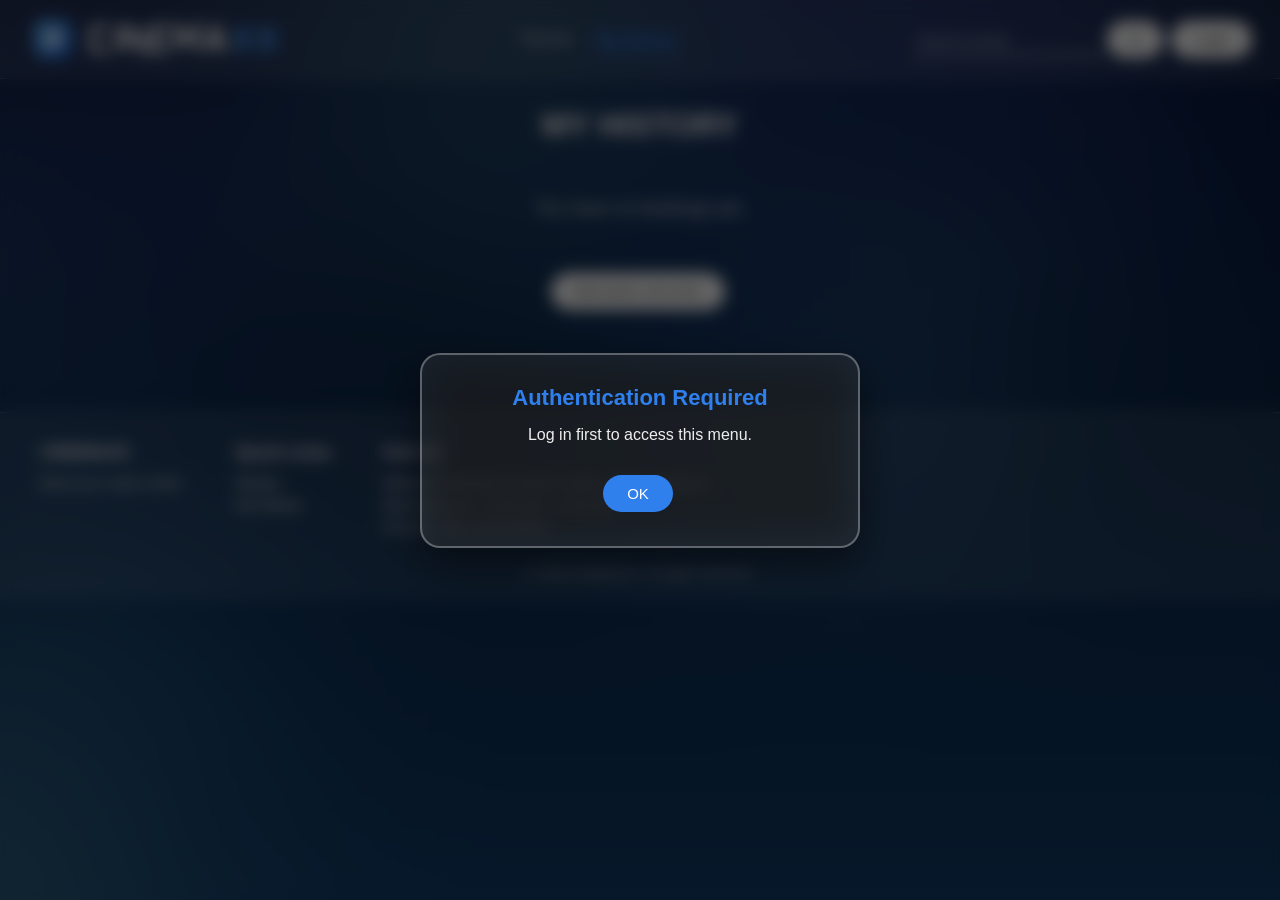
<file: myhistory.html>
<!DOCTYPE html>
<html>
<head>
  <meta charset="UTF-8">
  <meta name="viewport" content="width=device-width, initial-scale=1">
  <title>My History</title>
  <link rel="stylesheet" href="style.css">
  <script src="database.js"></script>
  <script src="script.js"></script>
</head>
<body>
<header class="nav">
  <a href="index.html" class="logo-link"><img src="media/logo.svg" alt="CINEMAXX Logo" class="logo-img"></a>
  <nav>
    <a href="index.html">Movies</a>
    <a href="myhistory.html">My History</a>
  </nav>
  <div>
    <input type="text" id="searchbox" placeholder="Search movies" onkeydown="if(event.key==='Enter')doSearch()"> <button onclick="doSearch()">Q</button>
    <a class="btn" id="authbtn" href="login.html">Login</a>
  </div>
</header>
<main>
<h1 style="text-align:center;">MY HISTORY</h1>
<div class="histlist" id="histlist"></div>

<script>
userOnly();

var me = localStorage.getItem('user');
var mine = getTickets().filter(function (t) { return t.user === me; })
  .sort(function (a, b) { return new Date(b.purchasedAt) - new Date(a.purchasedAt); });

document.getElementById('histlist').innerHTML = mine.length ? mine.map(function (t) {
  return '<div class="histitem">' +
           '<div>' +
             '<h3>' + esc(t.movieTitle) + '</h3>' +
             '<p>' + fmtDate(t.date) + ' &middot; ' + fmtTime(t.time) + ' &middot; Hall ' + t.hall + ' &middot; ' + esc(t.exp) + '</p>' +
             '<p>Seats: ' + t.seats.join(', ') + ' &middot; Total: ' + fmtMoney(t.total) + '</p>' +
             '<p>Order No.: ' + esc(t.id) + '</p>' +
           '</div>' +
           '<a class="btn" href="ticket.html?id=' + t.id + '">VIEW TICKET</a>' +
         '</div>';
}).join('') : '<p class="empty">You have no bookings yet.</p><p style="text-align:center"><a class="btn" href="index.html">BROWSE MOVIES</a></p>';
</script>
</main>
</body>
</html>
</file>
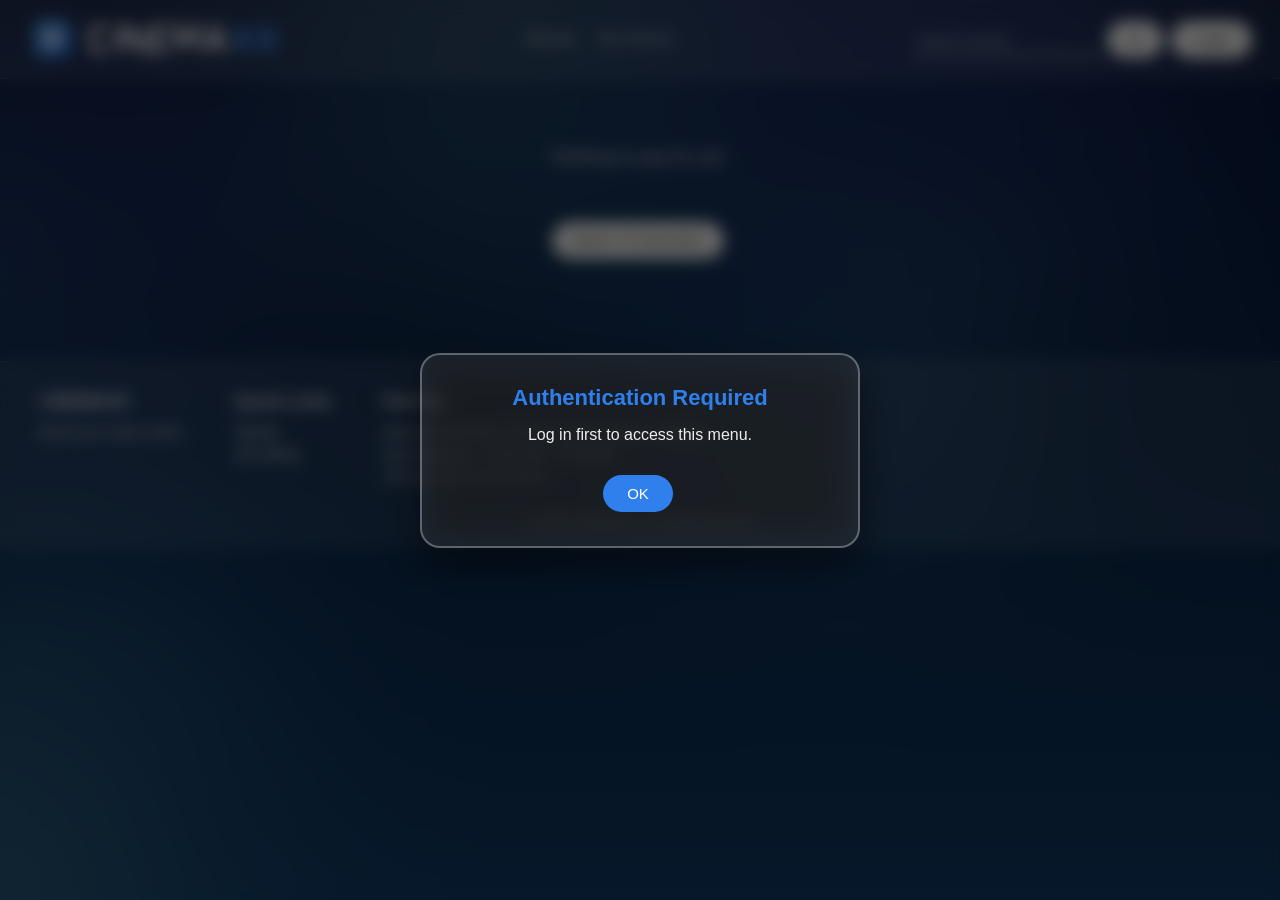
<file: payment.html>
<!DOCTYPE html>
<html>
<head>
  <meta charset="UTF-8">
  <meta name="viewport" content="width=device-width, initial-scale=1">
  <title>Payment</title>
  <link rel="stylesheet" href="style.css">
  <script src="database.js"></script>
  <script src="script.js"></script>
</head>
<body>
<header class="nav">
  <a href="index.html" class="logo-link"><img src="media/logo.svg" alt="CINEMAXX Logo" class="logo-img"></a>
  <nav>
    <a href="index.html">Movies</a>
    <a href="myhistory.html">My History</a>
  </nav>
  <div>
    <input type="text" id="searchbox" placeholder="Search movies" onkeydown="if(event.key==='Enter')doSearch()"> <button onclick="doSearch()">Q</button>
    <a class="btn" id="authbtn" href="login.html">Login</a>
  </div>
</header>
<main>
<div class="payment" id="paymentbox">
  <h1>Payment</h1>

  <div class="pay-row">

    <div class="glass pay-box">
      <h3>Order Details</h3>
      <p><span>Movie</span>: <em id="p-movie"></em></p>
      <p><span>Date</span>: <em id="p-date"></em></p>
      <p><span>Time</span>: <em id="p-time"></em></p>
      <p><span>Hall</span>: <em id="p-hall"></em></p>
      <p><span>Experience</span>: <em id="p-exp"></em></p>
      <p><span>Seats</span>: <em id="p-seats"></em></p>
      <hr>
      <p><span>Tickets</span>: <em id="p-qty"></em></p>
      <p><span>Price each</span>: <em id="p-price"></em></p>
      <p class="total"><span>Total</span>: <em id="p-total"></em></p>
    </div>

    <div class="glass pay-box">
      <h3>Payment Method</h3>

      <label class="pay-option">
        <input type="radio" name="method" value="Credit / Debit Card" onchange="methodChanged()"> Credit / Debit Card
      </label>
      <label class="pay-option">
        <input type="radio" name="method" value="E-Wallet" onchange="methodChanged()"> E-Wallet
      </label>
      <label class="pay-option">
        <input type="radio" name="method" value="Online Banking" onchange="methodChanged()"> Online Banking
      </label>
      <label class="pay-option">
        <input type="radio" name="method" value="Cash" onchange="methodChanged()"> Cash (pay at the counter)
      </label>

      <div id="cardfields" style="display:none;">
        <div class="field"><input type="text" id="cardno" placeholder="Card Number"></div>
        <div class="field"><input type="text" id="expiry" placeholder="Expiry (MM/YY)"></div>
        <div class="field"><input type="text" id="cvv" placeholder="CVV"></div>
      </div>

      <p id="cashnote" style="display:none;">Please pay in cash at the counter before the show. Show your order number.</p>
      <p class="msg" id="paymsg"></p>
    </div>

  </div>

  <div class="pay-actions">
    <a class="btn" href="seatbooking.html">BACK</a>
    <button class="paybtn" onclick="checkout()">CHECKOUT</button>
  </div>
</div>

<script>
userOnly();

var b = load('booking', null);
var st = b ? findShowtime(b.showtimeId) : null;
var mv = st ? findMovie(st.movieId) : null;

if (!st || !mv || !b.seats || !b.seats.length) {
  document.getElementById('paymentbox').innerHTML =
    '<p class="empty">Nothing to pay for yet.</p><p style="text-align:center"><a class="btn" href="index.html">BACK TO MOVIES</a></p>';
} else {
  document.getElementById('p-movie').innerText = mv.title;
  document.getElementById('p-date').innerText = fmtDate(st.date);
  document.getElementById('p-time').innerText = fmtTime(st.time);
  document.getElementById('p-hall').innerText = 'Hall ' + st.hall;
  document.getElementById('p-exp').innerText = st.exp;
  document.getElementById('p-seats').innerText = b.seats.join(', ');
  document.getElementById('p-qty').innerText = b.seats.length;
  document.getElementById('p-price').innerText = fmtMoney(st.price);
  document.getElementById('p-total').innerText = fmtMoney(b.seats.length * st.price);
}

function methodChanged() {
  var m = document.querySelector('input[name="method"]:checked');
  var v = m ? m.value : '';
  document.getElementById('cardfields').style.display = (v === 'Credit / Debit Card') ? 'block' : 'none';
  document.getElementById('cashnote').style.display = (v === 'Cash') ? 'block' : 'none';
  document.getElementById('paymsg').innerText = '';
}

function checkout() {
  var method = document.querySelector('input[name="method"]:checked');
  var msg = document.getElementById('paymsg');

  if (!method) { msg.innerText = 'Please choose a payment method'; return; }

  if (method.value === 'Credit / Debit Card') {
    if (document.getElementById('cardno').value.trim() === '' ||
        document.getElementById('expiry').value.trim() === '' ||
        document.getElementById('cvv').value.trim() === '') {
      msg.innerText = 'Please fill in all card details';
      return;
    }
  }

  // make sure nobody took these seats while paying
  var taken = takenSeats(st.id);
  for (var i = 0; i < b.seats.length; i++) {
    if (taken.indexOf(b.seats[i]) >= 0) {
      alert('Sorry, seat ' + b.seats[i] + ' was just taken. Please choose again.');
      window.location.href = 'seatbooking.html';
      return;
    }
  }

  var ticket = {
    id: genId('CX'),
    user: localStorage.getItem('user'),
    movieId: mv.id,
    movieTitle: mv.title,
    showtimeId: st.id,
    date: st.date,
    time: st.time,
    hall: st.hall,
    exp: st.exp,
    seats: b.seats,
    price: st.price,
    total: b.seats.length * st.price,
    method: method.value,
    purchasedAt: new Date().toISOString()
  };

  var tickets = getTickets();
  tickets.push(ticket);
  if (!saveTickets(tickets)) return;

  localStorage.removeItem('booking');
  window.location.href = 'ticket.html?id=' + ticket.id;
}
</script>
</main>
</body>
</html>
</file>
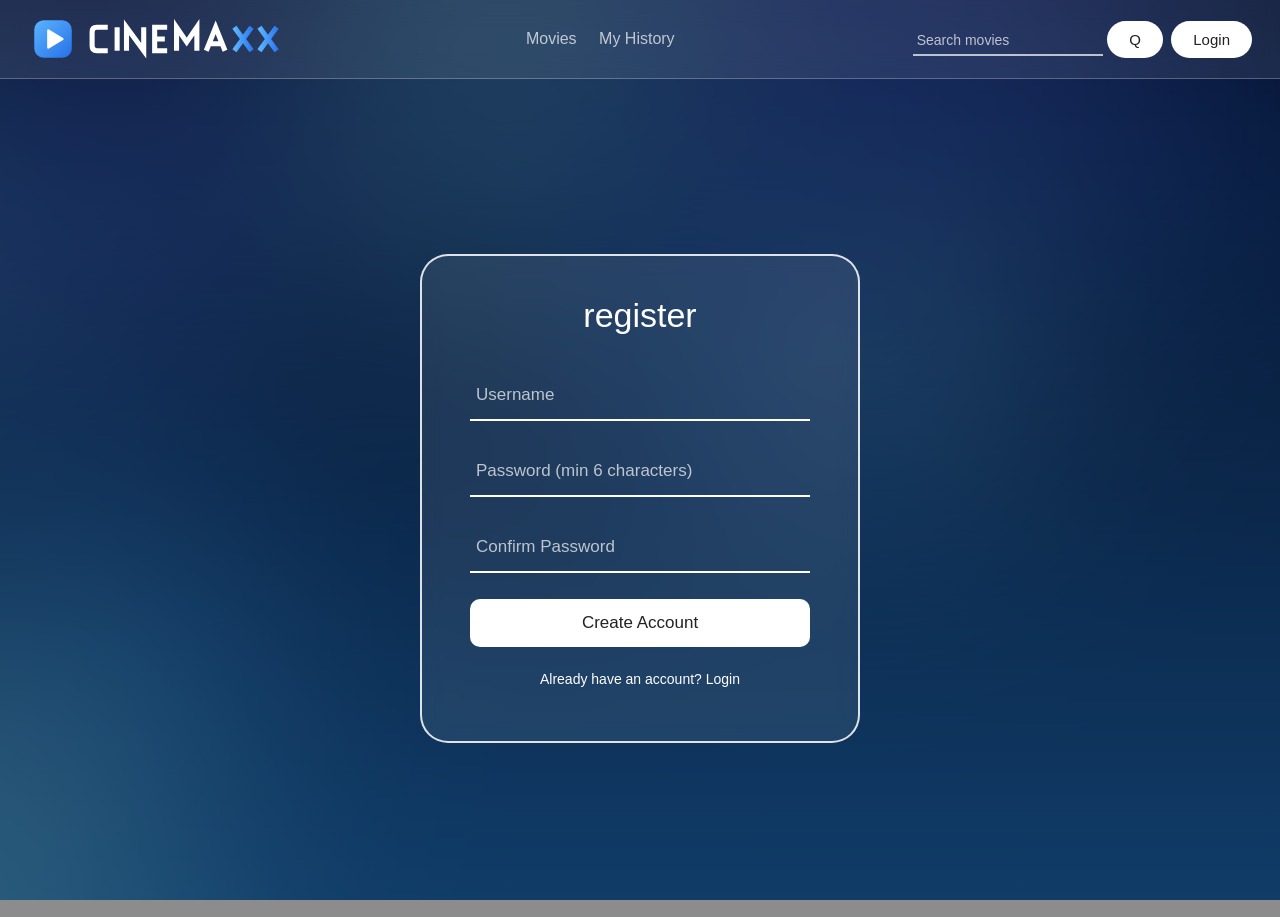
<file: register.html>
<!DOCTYPE html>
<html>
<head>
  <meta charset="UTF-8">
  <meta name="viewport" content="width=device-width, initial-scale=1">
  <title>Register</title>
  <link rel="stylesheet" href="style.css">
  <script src="database.js"></script>
  <script src="script.js"></script>
</head>
<body class="center-page">
<header class="nav">
  <a href="index.html" class="logo-link"><img src="media/logo.svg" alt="CINEMAXX Logo" class="logo-img"></a>
  <nav>
    <a href="index.html">Movies</a>
    <a href="myhistory.html">My History</a>
  </nav>
  <div>
    <input type="text" id="searchbox" placeholder="Search movies" onkeydown="if(event.key==='Enter')doSearch()"> <button onclick="doSearch()">Q</button>
    <a class="btn" id="authbtn" href="login.html">Login</a>
  </div>
</header>
<main>
<div class="loginbox">
  <h1>register</h1>
  <div class="field"><input type="text" id="username" placeholder="Username"></div>
  <div class="field"><input type="password" id="password" placeholder="Password (min 6 characters)"></div>
  <div class="field"><input type="password" id="confirm" placeholder="Confirm Password"></div>
  <button class="loginbtn" onclick="register()">Create Account</button>
  <p class="register">Already have an account? <a href="login.html">Login</a></p>
  <p class="msg" id="msg"></p>
</div>
<script>
document.onkeydown = function (e) { if (e.key === 'Enter') register(); };
</script>
</main>
</body>
</html>
</file>
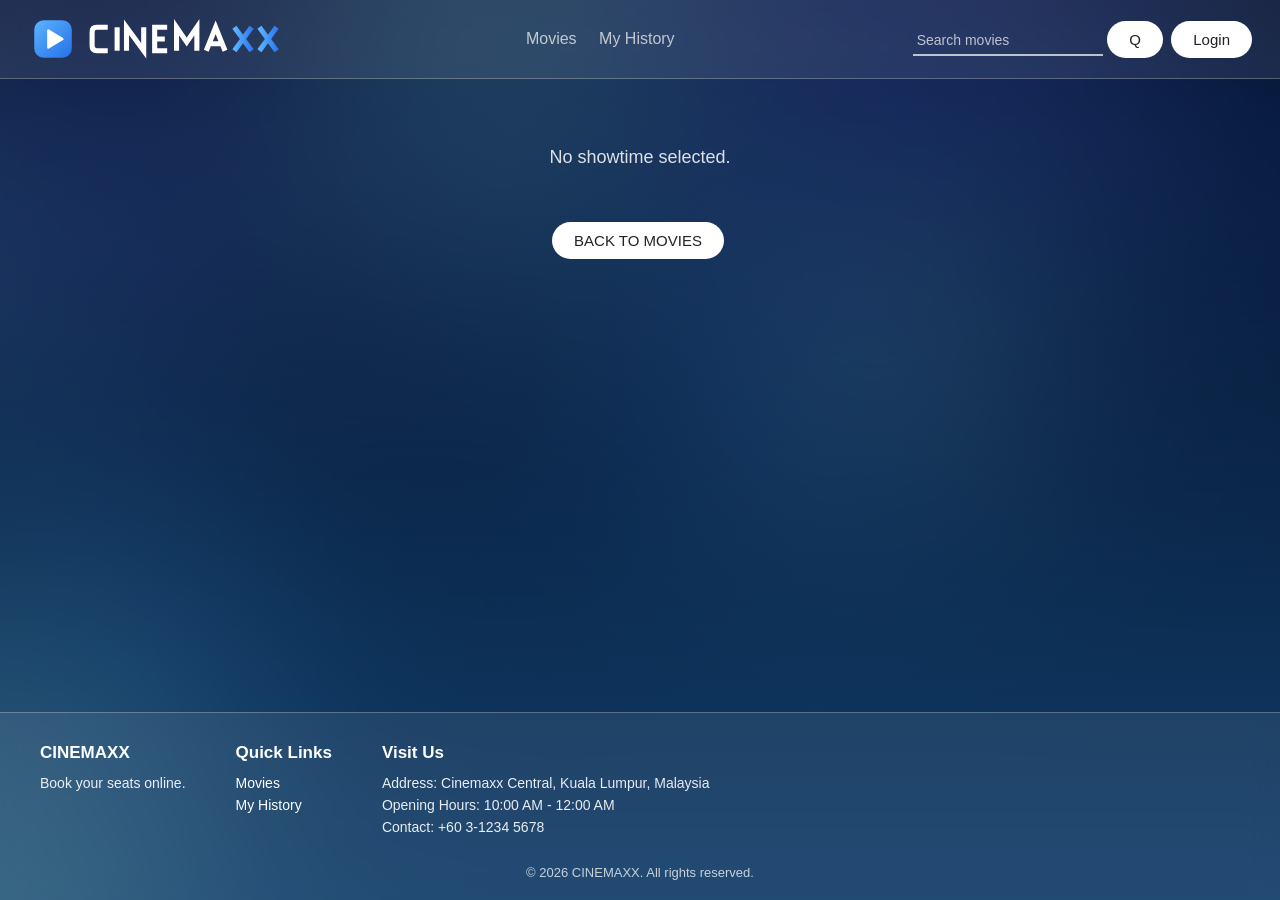
<file: seatbooking.html>
<!DOCTYPE html>
<html>
<head>
  <meta charset="UTF-8">
  <meta name="viewport" content="width=device-width, initial-scale=1">
  <title>Seat Booking</title>
  <link rel="stylesheet" href="style.css">
  <script src="database.js"></script>
  <script src="script.js"></script>
</head>
<body>
<header class="nav">
  <a href="index.html" class="logo-link"><img src="media/logo.svg" alt="CINEMAXX Logo" class="logo-img"></a>
  <nav>
    <a href="index.html">Movies</a>
    <a href="myhistory.html">My History</a>
  </nav>
  <div>
    <input type="text" id="searchbox" placeholder="Search movies" onkeydown="if(event.key==='Enter')doSearch()"> <button onclick="doSearch()">Q</button>
    <a class="btn" id="authbtn" href="login.html">Login</a>
  </div>
</header>
<main>
<div class="booking" id="seatbox"></div>
<button class="confirmbtn" id="confirmbtn" onclick="confirmSeats()">CONFIRM SEATS</button>

<script>
// FIXED: Removed userOnly(); page guard from here to allow logged-out guest layout interactions!

var b = load('booking', null);
var st = b ? findShowtime(b.showtimeId) : null;
var mv = st ? findMovie(st.movieId) : null;
var taken = st ? takenSeats(st.id) : [];
var selected = [];
var seatbox = document.getElementById('seatbox');

if (!st || !mv) {
  seatbox.innerHTML = '<p class="empty">No showtime selected.</p><p style="text-align:center"><a class="btn" href="index.html">BACK TO MOVIES</a></p>';
  document.getElementById('confirmbtn').style.display = 'none';
} else {
  renderSeats();
}

function seatHtml(code, label) {
  var cls = taken.indexOf(code) >= 0 ? 'sold' : (selected.indexOf(code) >= 0 ? 'sel' : '');
  return '<div class="seat ' + cls + '"' + (cls === 'sold' ? '' : ' onclick="toggleSeat(\'' + code + '\')"') + '>' + label + '</div>';
}

function renderSeats() {
  var half = SEATS_PER_ROW / 2;
  var rows = '';
  SEAT_ROWS.forEach(function (r) {
    var left = '', right = '';
    for (var n = 1; n <= half; n++) left += seatHtml(r + n, n);
    for (var k = half + 1; k <= SEATS_PER_ROW; k++) right += seatHtml(r + k, k);
    rows += '<div class="seatrow">' +
              '<span class="rowlabel">' + r + '</span>' +
              '<div class="seatgroup">' + left + '</div>' +
              '<div class="aisle"></div>' +
              '<div class="seatgroup">' + right + '</div>' +
              '<span class="rowlabel">' + r + '</span>' +
            '</div>';
  });

  var extra = '<div class="sidedetails"><hr>' +
    '<p><span>Date</span>' + fmtDate(st.date) + '</p>' +
    '<p><span>Time</span>' + fmtTime(st.time) + '</p>' +
    '<p><span>Hall</span>Hall ' + st.hall + '</p>' +
    '<p><span>Experience</span>' + esc(st.exp) + '</p>' +
    '<p><span>Price per seat</span>' + fmtMoney(st.price) + '</p></div>';

  seatbox.innerHTML =
    '<div class="bookgrid"><div class="sideinfo">' + movieSide(mv, extra) + '</div><div class="sidemain">' +
      '<div class="seattop">' +
        '<div class="seatlegend">' +
          '<span><div class="seat"></div> available</span>' +
          '<span><div class="seat sel"></div> selected</span>' +
          '<span><div class="seat sold"></div> sold</span>' +
        '</div>' +
        '<p class="seatsummary">Seats: <b>' + (selected.length ? selected.join(', ') : '-') + '</b> &nbsp;|&nbsp; Total: <b>' + fmtMoney(selected.length * st.price) + '</b></p>' +
      '</div>' +
      '<div class="seatarea">' +
        '<div class="screen">SCREEN</div>' +
        '<div class="seatmap">' + rows + '</div>' +
      '</div>' +
    '</div></div>';
}

function toggleSeat(code) {
  var i = selected.indexOf(code);
  if (i >= 0) selected.splice(i, 1); else selected.push(code);
  selected = allSeats().filter(function (c) { return selected.indexOf(c) >= 0; });
  renderSeats();
}

// FIXED: Custom modal dialog pops up if they try to confirm seats while logged out. 
// Clicking OK simply closes the modal and DOES NOT redirect them anywhere.
function confirmSeats() {
  if (!selected.length) { 
    showAlert('Select Seats', 'Please select at least one seat.'); 
    return; 
  }
  
  if (!localStorage.getItem('user')) {
    showAlert(
      'Login Required',
      'Please log in first to book tickets.'
    );
    return;
  }
  
  b.seats = selected;
  save('booking', b);
  window.location.href = 'payment.html';
}
</script>
</main>
</body>
</html>
</file>
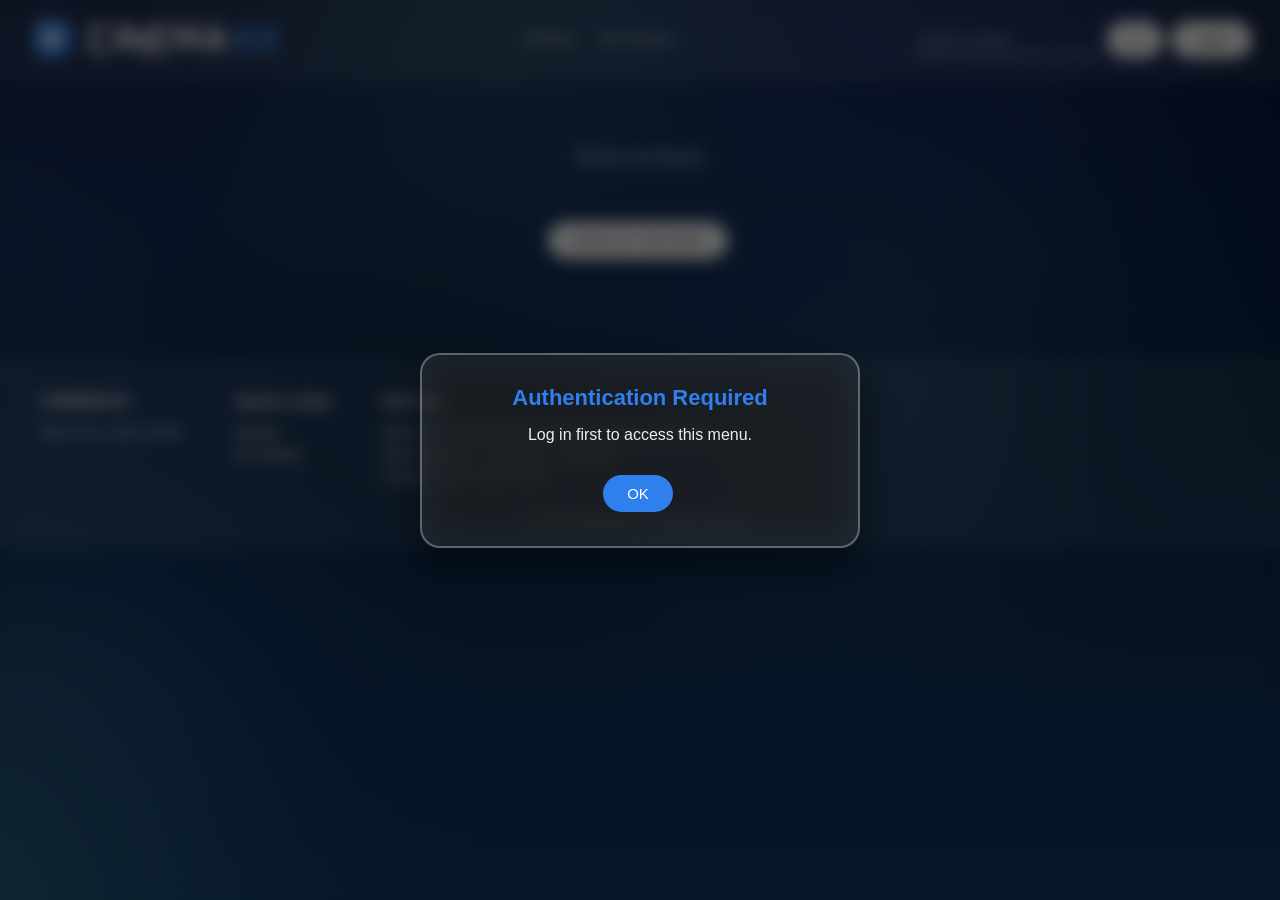
<file: ticket.html>
<!DOCTYPE html>
<html>
<head>
  <meta charset="UTF-8">
  <meta name="viewport" content="width=device-width, initial-scale=1">
  <title>Ticket Management</title>
  <link rel="stylesheet" href="style.css">
  <script src="database.js"></script>
  <script src="script.js"></script>
  <style>
    /* Styling for the Admin Editing Box */
    .admin-edit-box {
      border: 2px solid #ff9800;
      background: rgba(255, 152, 0, 0.1);
      margin-top: 20px;
      padding: 15px;
      border-radius: 8px;
    }
    .admin-edit-box h3 {
      color: #ff9800;
      margin-top: 0;
    }
    .edit-grid {
      display: grid;
      grid-template-columns: 1fr 1fr;
      gap: 10px;
      margin-bottom: 15px;
    }
    .edit-grid div {
      display: flex;
      flex-direction: column;
    }
    .edit-grid label {
      font-size: 12px;
      font-weight: bold;
      margin-bottom: 4px;
      color: #ccc;
    }
    .edit-grid input, .edit-grid select {
      padding: 8px;
      background: #222;
      border: 1px solid #444;
      color: #fff;
      border-radius: 4px;
    }
    .edit-actions {
      display: flex;
      gap: 10px;
    }
  </style>
</head>
<body>
<header class="nav">
  <a href="index.html" class="logo-link"><img src="media/logo.svg" alt="CINEMAXX Logo" class="logo-img"></a>
  <nav>
    <a href="index.html">Movies</a>
    <a href="myhistory.html">My History</a>
  </nav>
  <div>
    <input type="text" id="searchbox" placeholder="Search movies" onkeydown="if(event.key==='Enter')doSearch()"> <button onclick="doSearch()">Q</button>
    <a class="btn" id="authbtn" href="login.html">Login</a>
  </div>
</header>
<main>
<div class="ticket" id="ticketbox">
  <h1 id="ticket-header">Purchase Successful</h1>

  <div class="ticket-row">
    <div class="ticket-poster" id="t-poster"></div>

    <div class="ticket-info">
      <div class="glass wide">
        <h3>Movie Details</h3>
        <p><span>Movie</span>: <em id="t-movie"></em></p>
        <p><span>Date</span>: <em id="t-date"></em></p>
        <p><span>Time</span>: <em id="t-time"></em></p>
        <p><span>Experience</span>: <em id="t-exp"></em></p>
      </div>

      <div class="glass wide">
        <h3>Hall &amp; Seat</h3>
        <p><span>Hall</span>: <em id="t-hall"></em></p>
        <p><span>Seat Number</span>: <em id="t-seats"></em></p>
      </div>

      <div class="glass wide">
        <h3>Purchase Details</h3>
        <p><span>Order No.</span>: <em id="t-id"></em></p>
        <p><span>Customer</span>: <em id="t-user"></em></p>
        <p><span>Purchase Date</span>: <em id="t-bought"></em></p>
        <p><span>Payment Method</span>: <em id="t-method"></em></p>
        <p><span>Tickets</span>: <em id="t-qty"></em></p>
        <p><span>Total</span>: <em id="t-total"></em></p>
      </div>
    </div>
  </div>

  <!-- ADMIN EDIT TICKET PANEL -->
  <div id="admin-panel" class="glass wide admin-edit-box" style="display: none;">
    <h3>✏️ Admin Control: Edit Ticket Info</h3>
    <div class="edit-grid">
      <!-- NEW: Movie Selector added below -->
      <div class="full" style="grid-column: span 2; margin-bottom: 10px;">
        <label>Select Movie *</label>
        <select id="edit-movie-select"></select>
      </div>
      <div>
        <label>Customer Username *</label>
        <input type="text" id="edit-user">
      </div>
      <div>
        <label>Seats (comma separated, e.g. A1, A2) *</label>
        <input type="text" id="edit-seats">
      </div>
      <div>
        <label>Experience *</label>
        <select id="edit-exp">
          <option value="2D">2D</option>
          <option value="3D">3D</option>
          <option value="IMAX">IMAX</option>
          <option value="Lux">LUX</option>
        </select>
      </div>
      <div>
        <label>Hall Number *</label>
        <input type="number" id="edit-hall" min="1">
      </div>
      <div>
        <label>Base Price per Ticket (RM) *</label>
        <input type="number" id="edit-price" step="0.1" min="0">
      </div>
      <div>
        <label>Payment Method *</label>
        <input type="text" id="edit-method">
      </div>
    </div>
    <div class="edit-actions">
      <button class="btn" onclick="saveTicketEdits()" style="background-color: #4CAF50;">SAVE CHANGES</button>
      <button class="btn" onclick="toggleEditPanel()" style="background: #555;">CANCEL</button>
    </div>
    <p id="edit-msg" style="margin-top:10px; font-weight:bold;"></p>
  </div>

  <div style="margin-top:20px; display: flex; gap: 10px; justify-content: center; flex-wrap: wrap;">
    <a class="btn" id="history-back-btn" href="myhistory.html">VIEW MY HISTORY</a>
    <a class="btn" id="movie-back-btn" href="index.html">BACK TO MOVIES</a>
    <button class="btn" id="edit-toggle-btn" onclick="toggleEditPanel()" style="display:none; background-color: #ff9800;">EDIT TICKET</button>
    <button class="btn" onclick="window.print()">PRINT</button>
  </div>
</div>

<script>
userOnly();

var ticketId = qs('id');
var t = findTicket(ticketId);
var isAdmin = localStorage.getItem('role') === 'admin';

function loadTicketData() {
  t = findTicket(ticketId); // Refresh ticket instance
  if (!t || (t.user !== localStorage.getItem('user') && !isAdmin)) {
    document.getElementById('ticketbox').innerHTML =
      '<p class="empty">Ticket not found.</p><p style="text-align:center"><a class="btn" href="myhistory.html">VIEW MY HISTORY</a></p>';
    return;
  }

  // Set page headers
  if (isAdmin) {
    document.getElementById('ticket-header').innerText = "Ticket Management (Admin)";
  }

  // Populate UI fields
  document.getElementById('t-poster').innerHTML = posterTag(findMovie(t.movieId));
  document.getElementById('t-movie').innerText = t.movieTitle;
  document.getElementById('t-date').innerText = fmtDate(t.date);
  document.getElementById('t-time').innerText = fmtTime(t.time);
  document.getElementById('t-exp').innerText = t.exp;
  document.getElementById('t-hall').innerText = 'Hall ' + t.hall;
  document.getElementById('t-seats').innerText = t.seats.join(', ');
  document.getElementById('t-id').innerText = t.id;
  document.getElementById('t-user').innerText = t.user;
  document.getElementById('t-bought').innerText = fmtDateTime(t.purchasedAt);
  document.getElementById('t-method').innerText = t.method;
  document.getElementById('t-qty').innerText = t.seats.length + ' x ' + fmtMoney(t.price);
  document.getElementById('t-total').innerText = fmtMoney(t.total);

  // Setup Admin view preferences
  if (isAdmin) {
    var backBtn = document.getElementById('history-back-btn');
    backBtn.href = 'adminticket.html';
    backBtn.innerText = 'BACK TO ALL TICKETS';
    
    document.getElementById('movie-back-btn').style.display = 'none';
    document.getElementById('edit-toggle-btn').style.display = 'inline-block';
    
    // Populate the movie selector options for editing
    populateMovieOptions();
  }
}

function populateMovieOptions() {
  var movies = getMovies();
  var selectEl = document.getElementById('edit-movie-select');
  
  if (!selectEl) return;
  
  selectEl.innerHTML = '';
  movies.forEach(function(m) {
    var opt = document.createElement('option');
    opt.value = m.id;
    opt.innerText = m.title + (m.status === 'now' ? ' (Now Showing)' : ' (Coming Soon)');
    selectEl.appendChild(opt);
  });
}

function toggleEditPanel() {
  var panel = document.getElementById('admin-panel');
  if (panel.style.display === 'none') {
    // Fill form fields with current data
    document.getElementById('edit-movie-select').value = t.movieId;
    document.getElementById('edit-user').value = t.user;
    document.getElementById('edit-seats').value = t.seats.join(', ');
    document.getElementById('edit-exp').value = t.exp;
    document.getElementById('edit-hall').value = t.hall;
    document.getElementById('edit-price').value = t.price;
    document.getElementById('edit-method').value = t.method;
    
    panel.style.display = 'block';
    panel.scrollIntoView({ behavior: 'smooth' });
  } else {
    panel.style.display = 'none';
    document.getElementById('edit-msg').innerText = '';
  }
}

function saveTicketEdits() {
  var selectedMovieId = document.getElementById('edit-movie-select').value;
  var user = document.getElementById('edit-user').value.trim();
  var seatsText = document.getElementById('edit-seats').value.trim();
  var exp = document.getElementById('edit-exp').value;
  var hall = parseInt(document.getElementById('edit-hall').value, 10);
  var price = parseFloat(document.getElementById('edit-price').value);
  var method = document.getElementById('edit-method').value.trim();
  var msg = document.getElementById('edit-msg');

  // Validations
  if (!selectedMovieId || !user || !seatsText || isNaN(hall) || isNaN(price) || !method) {
    msg.style.color = 'red';
    msg.innerText = 'Please complete all fields with valid information.';
    return;
  }

  // Parse seats array
  var seatsArr = seatsText.split(',').map(function (s) { return s.trim().toUpperCase(); }).filter(Boolean);
  if (seatsArr.length === 0) {
    msg.style.color = 'red';
    msg.innerText = 'Please enter at least one seat.';
    return;
  }

  // Get current tickets list
  var tickets = getTickets();
  var index = tickets.findIndex(function (tick) { return tick.id === t.id; });

  if (index !== -1) {
    // Look up target movie details to update the ticket's movie title
    var targetMovie = findMovie(selectedMovieId);
    if (!targetMovie) {
      msg.style.color = 'red';
      msg.innerText = 'Selected movie not found in database.';
      return;
    }

    // Update ticket fields including Movie details
    tickets[index].movieId = selectedMovieId;
    tickets[index].movieTitle = targetMovie.title;
    tickets[index].user = user;
    tickets[index].seats = seatsArr;
    tickets[index].exp = exp;
    tickets[index].hall = hall;
    tickets[index].price = price;
    tickets[index].total = price * seatsArr.length;
    tickets[index].method = method;

    // Save back to local storage (calling the external helper in script.js)
    if (saveTickets(tickets)) {
      msg.style.color = '#4CAF50';
      msg.innerText = 'Ticket updated successfully!';
      setTimeout(function() {
        toggleEditPanel();
        loadTicketData();
      }, 1000);
    } else {
      msg.style.color = 'red';
      msg.innerText = 'Error: Failed to save changes.';
    }
  } else {
    msg.style.color = 'red';
    msg.innerText = 'Ticket object not found in Database.';
  }
}

// Initial render
loadTicketData();
</script>
</main>
</body>
</html>
</file>
<file: style.css>
* { box-sizing: border-box; margin: 0; padding: 0; font-family: Arial, sans-serif; }

body {
  min-height: 100vh;
  color: #fff;
  background: linear-gradient(rgba(0,0,0,.45), rgba(0,0,0,.45)), url("media/background.png") center / cover fixed;
  display: flex; 
  flex-direction: column;
}

/* top bar */
.nav {
  display: flex; align-items: center; justify-content: space-between; gap: 16px;
  padding: 14px 28px;
  background: rgba(255,255,255,.08);
  backdrop-filter: blur(12px);
  -webkit-backdrop-filter: blur(12px);
  border-bottom: 1px solid rgba(255,255,255,.25);
  flex: none;
}
.nav a { 
  color: rgba(255, 255, 255, 0.7) !important; 
  text-decoration: none !important; 
  margin-right: 18px; 
  transition: color 0.2s ease, border-bottom 0.2s ease; 
}
.nav a:hover { color: #fff !important; text-decoration: none !important; }
.nav input { width: 140px; }

/* Dynamic active navigation link highlight (CLO3-v / CLO3-xii) */
.nav a.active-nav-link {
  color: #2f80ed !important;
  font-weight: bold;
  border-bottom: 2px solid #2f80ed;
  padding-bottom: 4px;
}

main { padding: 28px; flex: 1 0 auto; width: 100%; }
h1, h2, h3 { margin-bottom: 14px; }
p { margin-bottom: 10px; }

/* inputs and buttons */
input[type=text], input[type=password] {
  width: 100%; padding: 10px 4px;
  background: transparent; color: #fff;
  border: none; border-bottom: 2px solid rgba(255,255,255,.7);
  outline: none; font-size: 16px;
  transition: border-color 0.2s, box-shadow 0.2s;
}
.nav input[type=text] { width: 190px; padding: 6px 4px; font-size: 14px; }
::placeholder { color: rgba(255,255,255,.7); }

button, .btn {
  display: inline-block; padding: 10px 22px; cursor: pointer;
  background: #fff; color: #222; border: none; border-radius: 30px;
  font-size: 15px; text-decoration: none; margin: 4px 4px 4px 0;
  transition: background 0.2s;
}
button:hover, .btn:hover { background: #ddd; }
.nav .btn { margin: 0; color: #222 !important; background: #fff !important; }
.tab-active { background: #2f80ed !important; color: #fff !important; }

/* glass box (login, order, history, admin) */
.glass {
  max-width: 380px; margin: 60px auto; padding: 36px;
  background: rgba(255,255,255,.1);
  backdrop-filter: blur(14px);
  -webkit-backdrop-filter: blur(14px);
  border: 1px solid rgba(255,255,255,.35);
  border-radius: 16px;
  box-shadow: 0 8px 32px rgba(0,0,0,.35);
}
.glass.wide { max-width: 700px; margin: 30px auto; }
.glass h1 { text-align: center; }
.field { margin-bottom: 24px; }
.glass a { color: #fff; }
.msg { margin-top: 14px; color: #ffb3b3; }

/* movie grid and posters */
.grid { display: flex; flex-wrap: wrap; gap: 16px; }
.box {
  width: 150px; height: 200px;
  display: flex; align-items: center; justify-content: center;
  background: rgba(255,255,255,.1);
  border: 1px solid rgba(255,255,255,.35);
  border-radius: 12px; color: #fff; text-decoration: none;
}
.box:hover { background: rgba(255,255,255,.25); }
.trailer { width: 100%; max-width: 560px; height: 260px; margin-bottom: 14px; }
.row { display: flex; flex-wrap: wrap; gap: 24px; margin-top: 20px; }

/* seats */
.screen { text-align: center; width: 320px; padding: 6px; margin-bottom: 14px; border: 1px solid #fff; border-radius: 0 0 40px 40px; }
table.seats td { padding: 4px 8px; }
table { border-collapse: collapse; }
td, th { padding: 6px 10px; border: 1px solid rgba(255,255,255,.4); }
table.seats td { border: none; }

/* ---- login page (centered glass box) ---- */
.center-page main {
  min-height: calc(100vh - 62px);
  display: flex; align-items: center; justify-content: center;
}
.loginbox {
  width: 100%; max-width: 440px; padding: 40px 48px;
  background: rgba(255,255,255,.08);
  backdrop-filter: blur(10px);
  -webkit-backdrop-filter: blur(10px);
  border: 2px solid rgba(255,255,255,.85);
  border-radius: 28px;
}
.loginbox h1 { text-align: center; font-weight: normal; font-size: 34px; margin-bottom: 36px; }
.loginbox .field { margin-bottom: 26px; }
.loginbox input[type=text], .loginbox input[type=password] {
  padding: 14px 6px; border-bottom: 2px solid #fff; font-size: 17px;
}
.options { display: flex; justify-content: space-between; align-items: center; font-size: 14px; margin-bottom: 22px; }
.options label { display: flex; align-items: center; gap: 8px; cursor: pointer; }
.options input[type=checkbox] { width: 16px; height: 16px; }
.options a, .register a { color: #fff; text-decoration: none; }
.options a:hover, .register a:hover { text-decoration: underline; }
.loginbtn { width: 100%; padding: 14px; border-radius: 10px; font-size: 17px; margin: 0; }
.register { text-align: center; font-size: 14px; margin-top: 24px; }
.loginbox .msg { text-align: center; }

/* ---- movie info page ---- */
.info { max-width: 1300px; margin: 0 auto; }
.info-top { display: flex; flex-wrap: wrap; gap: 50px; }
.poster {
  width: 336px; height: 504px; object-fit: cover;
  background: rgba(255,255,255,.1);
  border: 1px solid rgba(255,255,255,.35);
}
.trailer-video {
  flex: 1; min-width: 300px; max-width: 896px; height: 504px; background: #000;
  border: 1px solid rgba(255,255,255,.35);
}
.info-title { display: flex; align-items: center; gap: 18px; margin: 30px 0 40px; }
.info-title h1 { margin: 0; font-size: 44px; }

/* FIXED: Flexible paddings & auto-scalable sizes to prevent multi-character leaks (CLO3-ix / CLO3-vi) */
.rating {
  display: inline-flex; align-items: center; justify-content: center;
  min-width: 60px; height: 60px; padding: 0 10px; border-radius: 12px;
  background: #f5a300; color: #fff; font-size: 20px; font-weight: bold;
  text-align: center; line-height: 1.1; word-break: keep-all; white-space: nowrap;
}

.info-bottom { display: flex; flex-wrap: wrap; gap: 40px; }
.info-details { width: 320px; padding-right: 30px; border-right: 1px solid rgba(255,255,255,.4); }
.info-details p { margin-bottom: 22px; font-size: 18px; }
.info-details span { display: inline-block; width: 140px; }
.info-about { flex: 1; min-width: 300px; max-width: 900px; padding-bottom: 100px; }
.info-about h2 { font-size: 34px; }
.info-about h3 { margin-top: 24px; }
.info-about p { font-size: 17px; line-height: 1.6; }

.booknow {
  position: fixed; right: 40px; bottom: 40px;
  padding: 16px 40px; font-size: 20px; font-weight: bold;
  color: #fff; text-decoration: none;
  background: rgba(0,0,0,.35); border: 2px solid #fff; border-radius: 6px;
  z-index: 100;
}
.booknow:hover { background: #fff; color: #222; }

/* ---- ticket page ---- */
.ticket { max-width: 1000px; margin: 0 auto; }
.ticket-row { display: flex; flex-wrap: wrap; gap: 30px; margin-bottom: 20px; }
.ticket-poster {
  width: 240px; height: 360px; object-fit: cover;
  background: rgba(255,255,255,.1);
  border: 1px solid rgba(255,255,255,.35);
}
.ticket-info { flex: 1; min-width: 300px; }
.ticket-info .glass { margin: 0 0 16px; max-width: none; padding: 22px 28px; }
.ticket-info p span { display: inline-block; width: 150px; }

/* ---- movie booking page ---- */
.booking { max-width: 1100px; margin: 0 auto; }
.booking h3 { margin: 30px 0 14px; font-size: 20px; }
.options-row { display: flex; flex-wrap: wrap; gap: 12px; }

.datebtn {
  width: 60px; padding: 8px 0; text-align: center; cursor: pointer;
  display: flex; flex-direction: column; align-items: center;
  background: rgba(255,255,255,.08); border: 1px solid rgba(255,255,255,.6); border-radius: 6px;
}
.datebtn b { font-size: 24px; }
.datebtn small { font-size: 13px; }

.expbtn {
  min-width: 110px; padding: 18px 20px; text-align: center; cursor: pointer; font-size: 20px;
  background: rgba(255,255,255,.08); border: 1px solid rgba(255,255,255,.6); border-radius: 6px;
}

.datebtn:hover, .expbtn:hover { background: rgba(255,255,255,.25); }
.datebtn.active, .expbtn.active { background: #2f80ed; color: #fff; border-color: #2f80ed; }

.hall { padding: 22px 0; border-bottom: 1px solid rgba(255,255,255,.35); }
.hall h3 { margin: 0 0 16px; color: #8ec5ff; }
.slots { display: flex; flex-wrap: wrap; gap: 20px; }
.slot {
  width: 140px; padding: 12px 0; text-align: center; text-decoration: none; color: #fff;
  background: rgba(255,255,255,.06); border: 1px solid #8ec5ff; border-radius: 6px; cursor: pointer;
}
.slot span { display: block; padding: 8px 0; }
.slot hr { border: none; border-top: 1px solid rgba(255,255,255,.35); margin: 0 10px; }
.slot:hover { background: rgba(47,128,237,.45); }
.slot.active { background: #2f80ed; border-color: #2f80ed; color: #fff; }

/* ---- payment page ---- */
.payment { max-width: 1000px; margin: 0 auto; }
.pay-row { display: flex; flex-wrap: wrap; gap: 24px; }
.pay-box { flex: 1; min-width: 300px; max-width: none; margin: 20px 0; padding: 28px; }
.pay-box p span { display: inline-block; width: 110px; }
.pay-box hr { border: none; border-top: 1px solid rgba(255,255,255,.4); margin: 14px 0; }
.pay-box .total { font-size: 20px; font-weight: bold; }
.pay-option {
  display: flex; align-items: center; gap: 12px; cursor: pointer;
  padding: 14px 16px; margin-bottom: 12px;
  border: 1px solid rgba(255,255,255,.5); border-radius: 8px;
}
.pay-option:hover { background: rgba(255,255,255,.15); }
.pay-option input { width: 18px; height: 18px; }
#cardfields { margin-top: 20px; }
.pay-actions { display: flex; justify-content: space-between; align-items: center; margin-top: 10px; }

/* ---- confirm booking + checkout ---- */
.confirmbtn, .paybtn {
  padding: 16px 40px; font-size: 20px; font-weight: bold; margin: 0; cursor: pointer;
  color: #fff; background: rgba(0,0,0,.35); border: 2px solid #fff; border-radius: 6px;
  z-index: 100;
}
.confirmbtn:hover, .paybtn:hover { background: #fff; color: #222; }
.confirmbtn { position: fixed; right: 40px; bottom: 40px; }

/* ---- fix buttons ---- */
.glass a.btn { color: #222; }

/* ---- top movies ---- */
.ranklist { flex-direction: column; gap: 14px; width: 100%; max-width: 800px; margin: 0 auto; }
.rankitem {
  display: flex; align-items: center; gap: 28px; padding: 14px 24px;
  color: #fff; text-decoration: none;
  background: rgba(255,255,255,.08);
  border: 1px solid rgba(255,255,255,.35); border-radius: 12px;
}
.rankitem:hover { background: rgba(255,255,255,.22); }
.ranknum { width: 60px; text-align: center; font-size: 44px; font-weight: bold; }
.rankposter {
  width: 70px; height: 100px; display: flex; align-items: center; justify-content: center;
  font-size: 13px; background: rgba(255,255,255,.1); border: 1px solid rgba(255,255,255,.35); border-radius: 6px;
}
.rankinfo { font-size: 17px; line-height: 1.6; }

/* ---- main menu ---- */
.tabs { text-align: center; margin-bottom: 30px; }
.tabs button { margin: 4px 8px; padding: 12px 30px; font-size: 16px; }
.grid { justify-content: center; gap: 24px; width: 100%; max-width: 1100px; margin: 0 auto; }
.grid .box {
  width: calc((100% - 96px) / 5);
  min-width: 140px;
  height: auto; aspect-ratio: 2 / 3;
  align-items: flex-end; padding-bottom: 18px; text-align: center;
  font-size: 17px;
}

/* ---- admin dashboard ---- */
.dashboard { max-width: 1200px; margin: 0 auto; }
.stats { display: grid; grid-template-columns: repeat(auto-fit, minmax(220px, 1fr)); gap: 20px; margin-bottom: 24px; }
.stat {
  padding: 24px 28px;
  background: rgba(255,255,255,.1);
  backdrop-filter: blur(12px);
  -webkit-backdrop-filter: blur(12px);
  border: 1px solid rgba(255,255,255,.35); border-radius: 14px;
}
.stat small { display: block; font-size: 15px; opacity: .85; margin-bottom: 10px; }
.stat b { font-size: 36px; }
.chartbox { max-width: none; margin: 0; padding: 28px; }
.legend { display: flex; flex-wrap: wrap; gap: 24px; margin-bottom: 16px; }
.legend span { display: flex; align-items: center; gap: 8px; }
.legend i { width: 14px; height: 14px; border-radius: 50%; display: inline-block; }
.chartbox canvas { display: block; }
.chartbox .note { margin: 14px 0 0; font-size: 13px; opacity: .8; }

/* ---- admin halls ---- */
.halls { max-width: 900px; margin: 0 auto; }
.hallrow {
  display: flex; align-items: center; justify-content: space-between;
  margin: 22px 0; padding: 28px 40px;
  background: rgba(255,255,255,.1);
  backdrop-filter: blur(12px);
  -webkit-backdrop-filter: blur(12px);
  border: 2px solid rgba(255,255,255,.8);
  border-radius: 18px;
  position: relative;
}
.hallname { font-size: 30px; font-weight: bold; letter-spacing: 1px; }
.statuswrap { position: relative; }
.circle {
  width: 52px; height: 52px; border-radius: 50%;
  display: flex; align-items: center; justify-content: center;
  font-size: 28px; font-weight: bold; cursor: pointer;
  border: 3px solid #fff; background: rgba(0,0,0,.25);
}
.circle.ok { color: #2ee66b; border-color: #2ee66b; }
.circle.no { color: #ff4d4d; border-color: #ff4d4d; }
.circle:hover { background: rgba(255,255,255,.2); }
.statusmenu {
  display: none; position: absolute; right: 0; top: 62px; z-index: 10;
  min-width: 170px; overflow: hidden;
  background: rgba(10,35,80,.95);
  border: 1px solid rgba(255,255,255,.6); border-radius: 12px;
}
.statusmenu div { padding: 14px 20px; cursor: pointer; }
.statusmenu div:first-child { border-bottom: 1px solid rgba(255,255,255,.4); }
.statusmenu div:hover { background: rgba(255,255,255,.2); }

/* dropdown logic */
.hallrow.open { z-index: 20; }

/* clock */
.adminright { display: flex; align-items: center; gap: 18px; }
#clock { font-size: 14px; white-space: nowrap; }

/* empty */
.empty { width: 100%; text-align: center; padding: 40px 0; opacity: .85; font-size: 18px; }

/* movie cards */
.card { width: calc((100% - 96px) / 5); min-width: 140px; color: #fff; text-decoration: none; }
.cardimg {
  width: 100%; aspect-ratio: 2 / 3; border-radius: 12px; overflow: hidden;
  background: rgba(255,255,255,.1); border: 1px solid rgba(255,255,255,.35);
}
.cardimg img, .poster img, .ticket-poster img, .rankposter img { width: 100%; height: 100%; object-fit: cover; display: block; }
.card:hover .cardimg { border-color: #fff; }
.cardtitle { text-align: center; margin-top: 10px; font-size: 17px; }

/* movie info */
.poster { overflow: hidden; border-radius: 8px; flex: none; }
.trailer-wrap { flex: 1; min-width: 300px; max-width: 896px; }
.trailer-wrap .trailer-video { width: 100%; max-width: none; min-width: 0; height: 504px; border: 0; display: block; flex: none; }
.notrailer { display: flex; align-items: center; justify-content: center; background: rgba(255,255,255,.1); border: 1px solid rgba(255,255,255,.35) !important; }
.trailer-link { margin-top: 8px; font-size: 14px; }
.trailer-link a { color: #fff; }
.soonlabel { cursor: default; }
.soonlabel:hover { background: rgba(0,0,0,.35); color: #fff; }

/* movie booking */
.slot.soldout { opacity: .4; cursor: not-allowed; }
.slot small { display: block; opacity: .8; padding-bottom: 4px; }

/* seats */
.seat {
  width: 38px; height: 38px; display: flex; align-items: center; justify-content: center;
  border-radius: 8px; border: 1px solid #fff; cursor: pointer; font-size: 14px;
  background: rgba(255,255,255,.08);
}
.seat:hover { background: rgba(255,255,255,.3); }
.seat.sel { background: #2f80ed; border-color: #2f80ed; }
.seat.sold { background: rgba(255,77,77,.35); border-color: #ff4d4d; cursor: not-allowed; opacity: .7; }
.seatlegend { display: flex; flex-wrap: wrap; gap: 22px; margin: 12px 0 18px; align-items: center; }
.seatlegend span { display: flex; align-items: center; gap: 8px; }
.seatlegend .seat { width: 22px; height: 22px; cursor: default; }
.seatsummary { margin-top: 18px; font-size: 18px; }
.seatsummary b { color: #8ec5ff; }

/* history */
.histlist { max-width: 800px; margin: 0 auto; }
.histitem {
  display: flex; flex-wrap: wrap; gap: 16px; align-items: center; justify-content: space-between;
  padding: 22px 28px; margin-bottom: 16px;
  background: rgba(255,255,255,.1); backdrop-filter: blur(12px);
  -webkit-backdrop-filter: blur(12px);
  border: 1px solid rgba(255,255,255,.35); border-radius: 14px;
}
.histitem h3 { margin-bottom: 6px; }
.histitem p { margin: 0 0 4px; opacity: .9; }
.histitem .btn { color: #222; }

/* admin forms */
.adminbox { max-width: 1100px; margin: 0 auto 24px; padding: 28px; }
.adminbox h3 { margin-bottom: 18px; }
.formgrid { display: grid; grid-template-columns: repeat(auto-fit, minmax(240px, 1fr)); gap: 16px 20px; margin-bottom: 18px; }
.formgrid label { display: block; font-size: 14px; margin-bottom: 6px; opacity: .9; }
.formgrid input, .formgrid select, .formgrid textarea,
.formgrid input[type=text], .formgrid input[type=password] {
  width: 100%; padding: 10px 12px; color: #fff; font-size: 15px; outline: none;
  background: rgba(255,255,255,.1); border: 1px solid rgba(255,255,255,.5); border-radius: 8px;
  color-scheme: dark;
}
.formgrid select option { color: #000; }
.formgrid textarea { min-height: 90px; resize: vertical; }
.formgrid .full { grid-column: 1 / -1; }
.formmsg { margin-top: 12px; color: #ffb3b3; }
.formmsg.msgok { color: #9be7a8; }
.tablewrap { overflow-x: auto; }
.adminbox table { width: 100%; }
.adminbox td button { padding: 6px 14px; font-size: 13px; margin: 2px; }

@media print { .nav, .btn, button, .booknow { display: none !important; } }

/* footer */
.sitefooter {
  margin-top: 60px; padding: 30px 28px 20px;
  background: rgba(255,255,255,.08); backdrop-filter: blur(12px);
  -webkit-backdrop-filter: blur(12px);
  border-top: 1px solid rgba(255,255,255,.25);
  flex: none;
}
.footgrid { display: flex; flex-wrap: wrap; gap: 50px; max-width: 1200px; margin: 0 auto; }
.footgrid h4 { margin-bottom: 12px; font-size: 17px; }
.footgrid p { margin-bottom: 6px; font-size: 14px; opacity: .9; }
.footgrid a { display: block; color: #fff; text-decoration: none; margin-bottom: 6px; font-size: 14px; }
.footgrid a:hover { text-decoration: underline; }
.footcopy { text-align: center; margin: 24px 0 0; font-size: 13px; opacity: .75; }
.sitefooter.fixedbtnspace { padding-bottom: 120px; }

/* grid pages details */
.booking { max-width: 1200px; }
.bookgrid { display: flex; flex-wrap: wrap; gap: 40px; align-items: flex-start; }
.sideinfo { width: 260px; flex: none; position: sticky; top: 20px; }
.sidemain { flex: 1; min-width: 300px; }
.sidemain h3:first-child { margin-top: 0; }
.sideposter {
  width: 100%; aspect-ratio: 2 / 3; border-radius: 12px; overflow: hidden; margin-bottom: 16px;
  background: rgba(255,255,255,.1); border: 1px solid rgba(255,255,255,.35);
}
.sideposter img { width: 100%; height: 100%; object-fit: cover; display: block; }
.sideinfo h2 { margin-bottom: 10px; }
.rating.small { width: 40px; height: 40px; font-size: 18px; border-radius: 8px; margin-bottom: 14px; }
.sidedetails p { margin: 0 0 10px; font-size: 15px; }
.sidedetails span { display: block; opacity: .7; font-size: 13px; }
.sidedetails hr { border: none; border-top: 1px solid rgba(255,255,255,.35); margin: 14px 0; }
@media (max-width: 760px) { .sideinfo { position: static; width: 100%; max-width: 260px; } }

/* featured banner */
.featured {
  display: flex; flex-wrap: wrap; gap: 30px; align-items: center;
  max-width: 1100px; margin: 0 auto 34px; padding: 26px 30px;
  background: rgba(255,255,255,.1); backdrop-filter: blur(12px);
  -webkit-backdrop-filter: blur(12px);
  border: 1px solid rgba(255,255,255,.35); border-radius: 18px;
}
.featposter {
  width: 170px; aspect-ratio: 2 / 3; flex: none; border-radius: 12px; overflow: hidden;
  background: rgba(255,255,255,.1); border: 1px solid rgba(255,255,255,.35);
}
.featposter img { width: 100%; height: 100%; object-fit: cover; display: block; }
.featinfo { flex: 1; min-width: 260px; }
.featinfo small { letter-spacing: 3px; color: #8ec5ff; font-weight: bold; }
.featinfo h1 { margin: 8px 0; font-size: 38px; }
.featmeta { opacity: .85; margin-bottom: 12px; }
.featsyn { line-height: 1.6; margin-bottom: 18px; }
.featinfo .btn { color: #222; margin-right: 8px; }
.searchinfo { text-align: center; margin-bottom: 16px; font-size: 17px; }
.searchinfo a { color: #8ec5ff; }

/* seat map spaces */
.seattop { display: flex; flex-wrap: wrap; justify-content: space-between; align-items: center; gap: 16px; max-width: 800px; margin: 0 auto 26px; }
.seattop .seatlegend { margin: 0; }
.seattop .seatsummary { margin: 0; font-size: 17px; }
.seatarea { max-width: 800px; margin: 0 auto; }
.seatarea .screen {
  width: 100%; padding: 14px 10px; margin-bottom: 36px; text-align: center;
  font-size: 32px; letter-spacing: 1px;
  border: 2px solid rgba(255,255,255,.9); border-radius: 0 0 90px 90px; background: rgba(255,255,255,.06);
}
.seatmap { --seat: 54px; display: flex; flex-direction: column; gap: 14px; align-items: center; }
.seatrow { display: flex; align-items: center; gap: 18px; }
.rowlabel { width: 30px; text-align: center; font-size: 26px; font-weight: bold; }
.seatgroup { display: flex; gap: 12px; }
.aisle { width: 70px; flex: none; }
.seatmap .seat { width: var(--seat); height: var(--seat); font-size: 17px; border-radius: 10px; flex: none; }

@media (max-width: 1100px) { .seatmap { --seat: 42px; } .aisle { width: 36px; } .seatrow { gap: 10px; } .seatgroup { gap: 8px; } }
@media (max-width: 760px)  { .seatmap { --seat: 32px; } .aisle { width: 18px; } .rowlabel { width: 20px; font-size: 18px; } }

/* =====================================================
   RUBRIC ADAPTIVE UPGRADES (CLO3-iv & CLO3-xiv)
   ===================================================== */
/* Dynamic Neon Red Input Validation Error (CLO3-xiv) */
.input-error {
  border-bottom: 2px solid #ff4d4d !important;
  box-shadow: 0 1px 12px rgba(255, 77, 77, 0.4);
}

/* Custom Frosted Glass Dialogue Modal Box (CLO3-iv) */
.modal-overlay {
  position: fixed; top: 0; left: 0; width: 100vw; height: 100vh;
  background: rgba(0, 0, 0, 0.6);
  backdrop-filter: blur(8px);
  -webkit-backdrop-filter: blur(8px);
  z-index: 1000;
  display: flex; align-items: center; justify-content: center;
  opacity: 0; pointer-events: none;
  transition: opacity 0.3s ease;
}
.modal-overlay.show { opacity: 1; pointer-events: auto; }
.modal-content {
  background: rgba(255, 255, 255, 0.08);
  backdrop-filter: blur(20px);
  -webkit-backdrop-filter: blur(20px);
  border: 2px solid rgba(255, 255, 255, 0.3);
  border-radius: 20px;
  padding: 30px; width: 90%; max-width: 440px;
  box-shadow: 0 15px 40px rgba(0, 0, 0, 0.5);
  text-align: center;
  transform: scale(0.8);
  transition: transform 0.3s cubic-bezier(0.175, 0.885, 0.32, 1.275);
}
.modal-overlay.show .modal-content { transform: scale(1); }
.modal-content h2 { margin-bottom: 12px; font-size: 22px; color: #2f80ed; }
.modal-content p { font-size: 16px; margin-bottom: 24px; line-height: 1.5; color: #eee; }
.modal-close-btn {
  background: #2f80ed; color: #fff;
  border: none; padding: 10px 24px; border-radius: 20px;
  font-size: 15px; cursor: pointer; transition: background 0.2s;
}
.modal-close-btn:hover { background: #1b6fd1; }

.nav > a:first-child {
  display: flex;
  align-items: center;
  margin-right: 20px; /* Adds space between logo and nav links */
}

.nav > a:first-child img {
  height: 50px; /* Increased size for visibility */
  width: auto;
}
</file>
